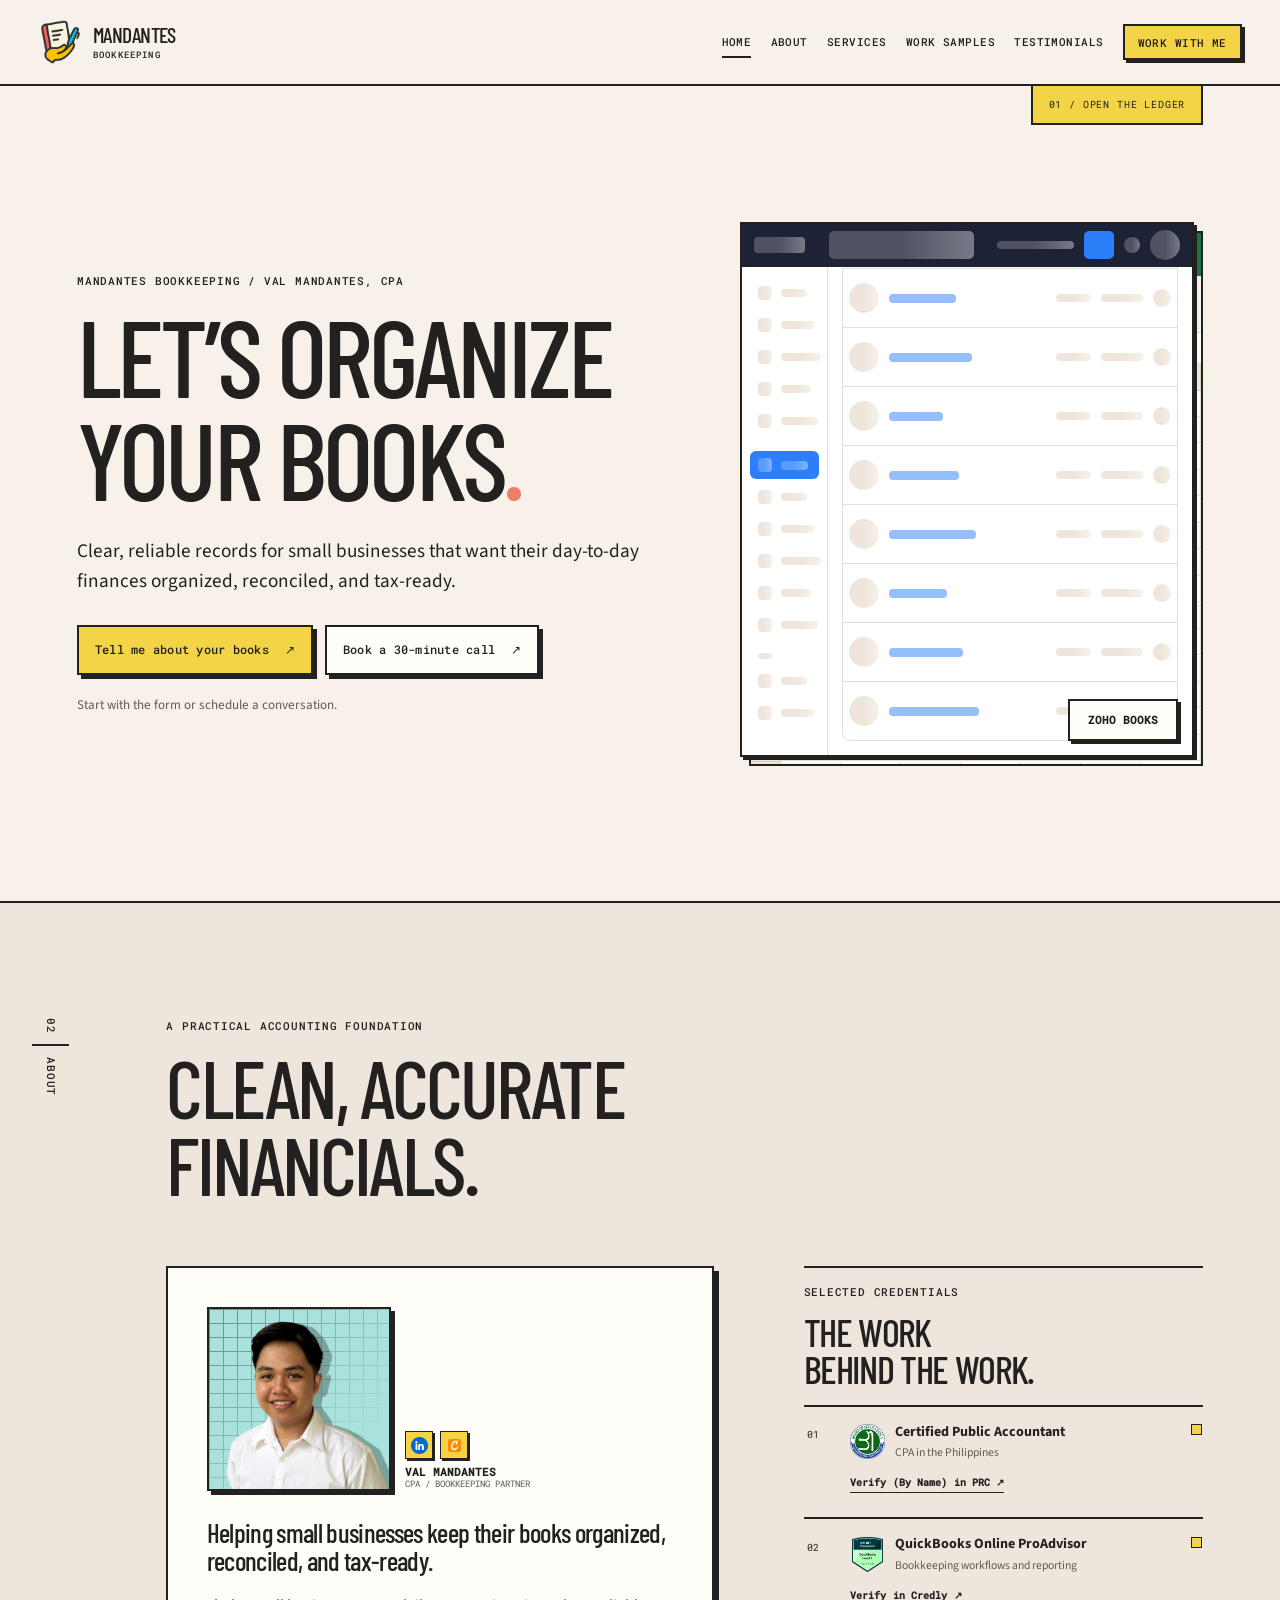
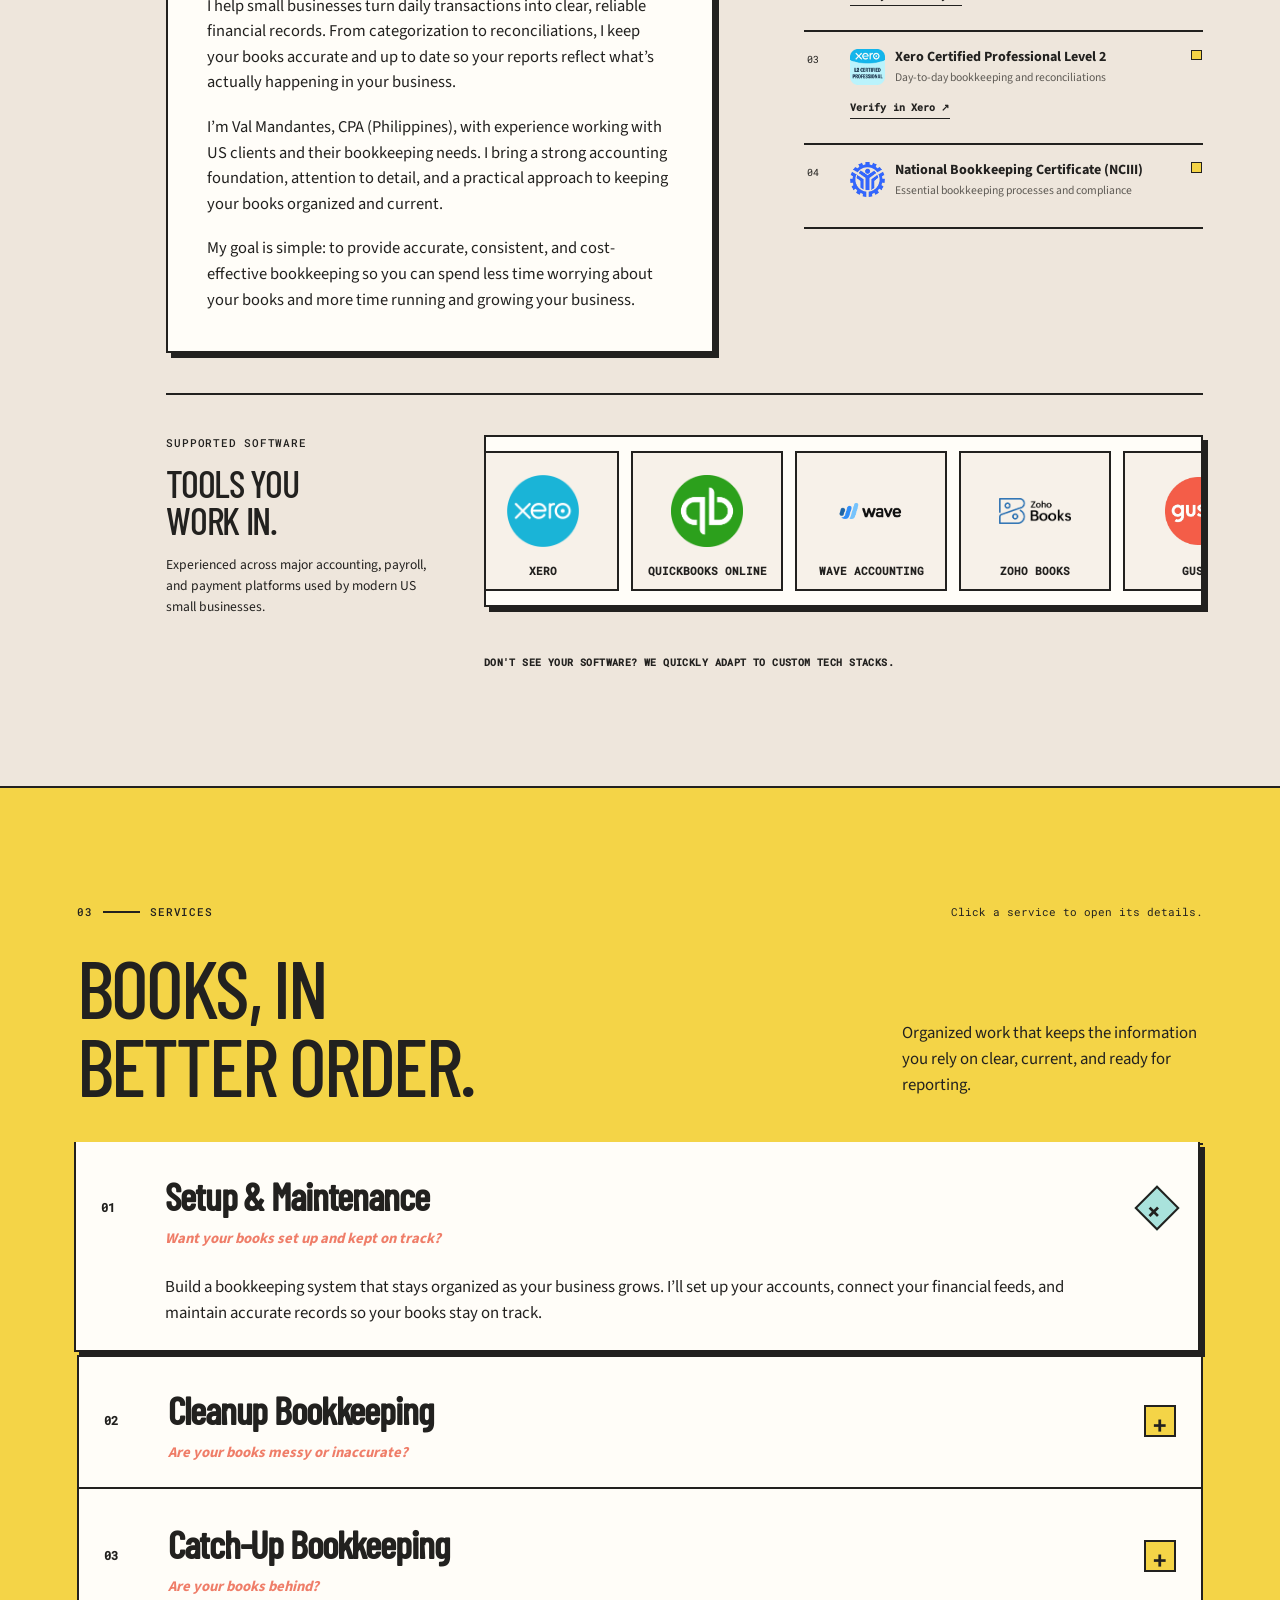
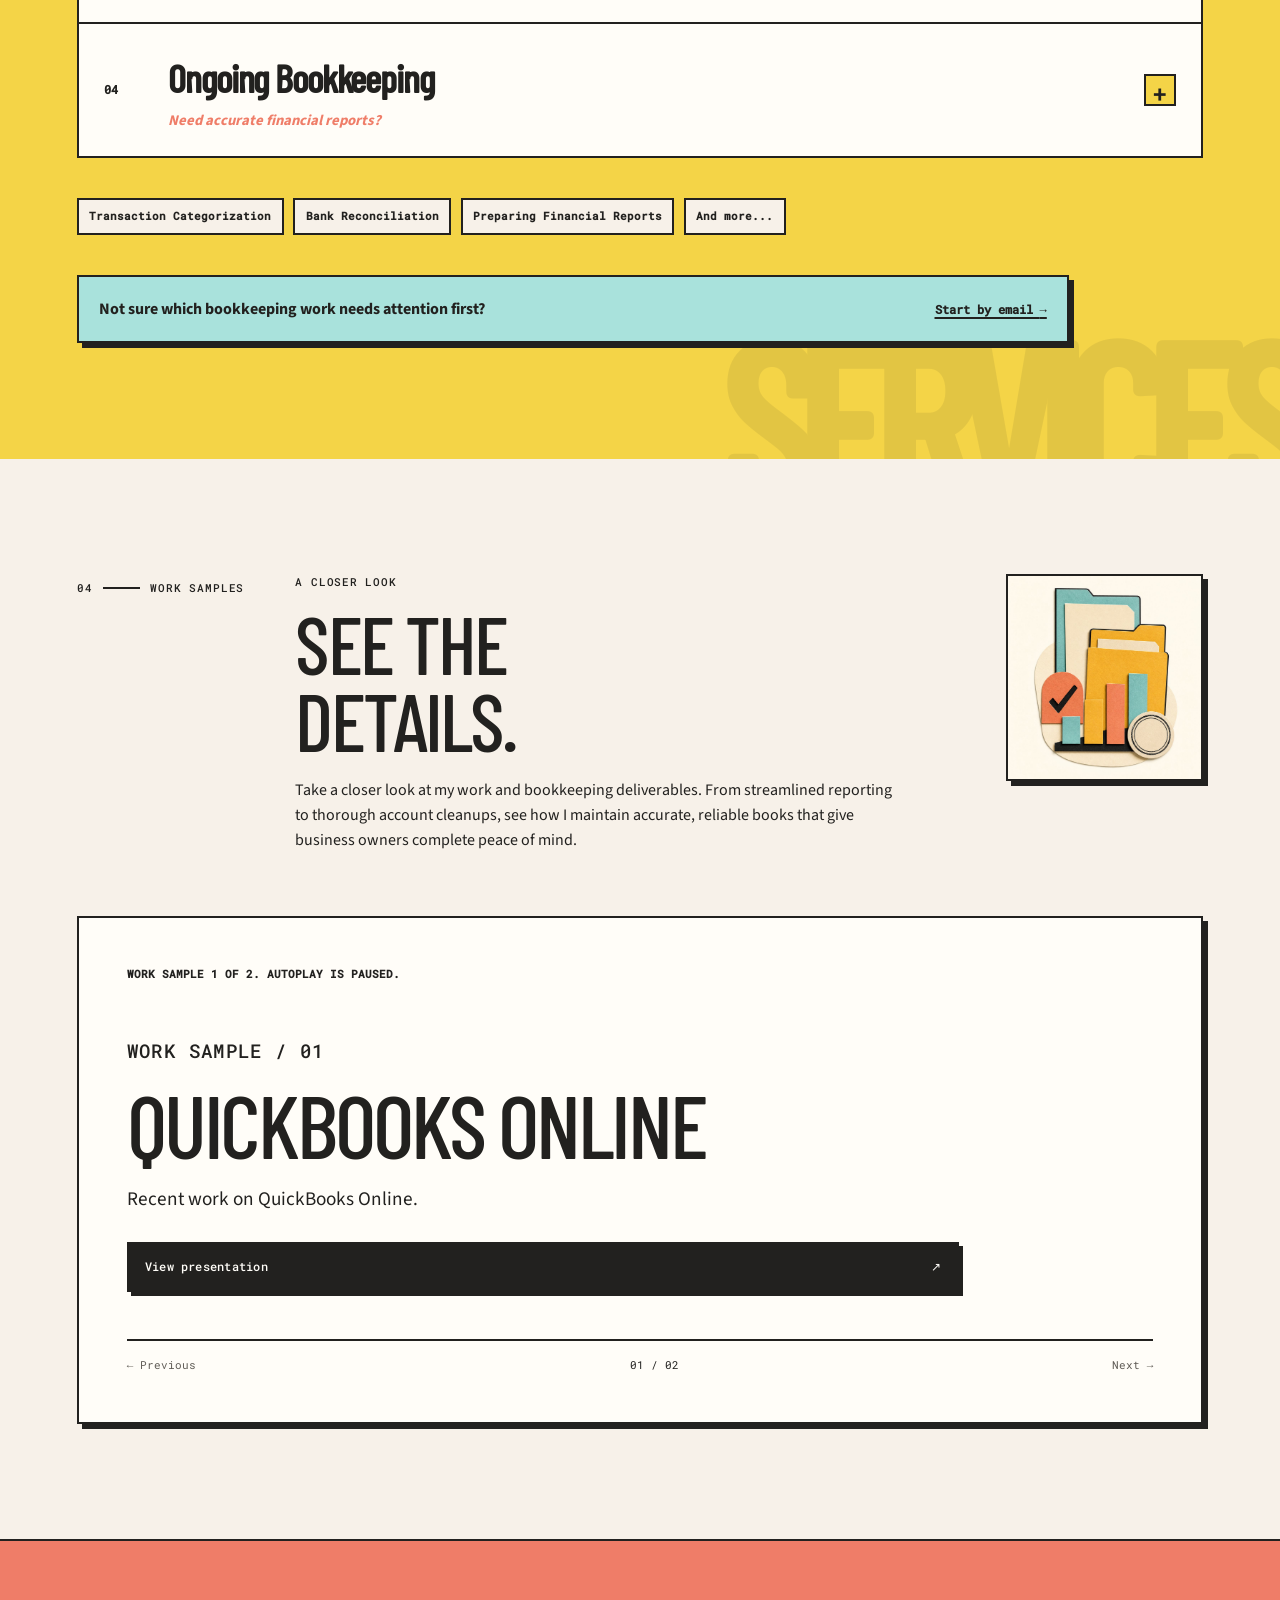
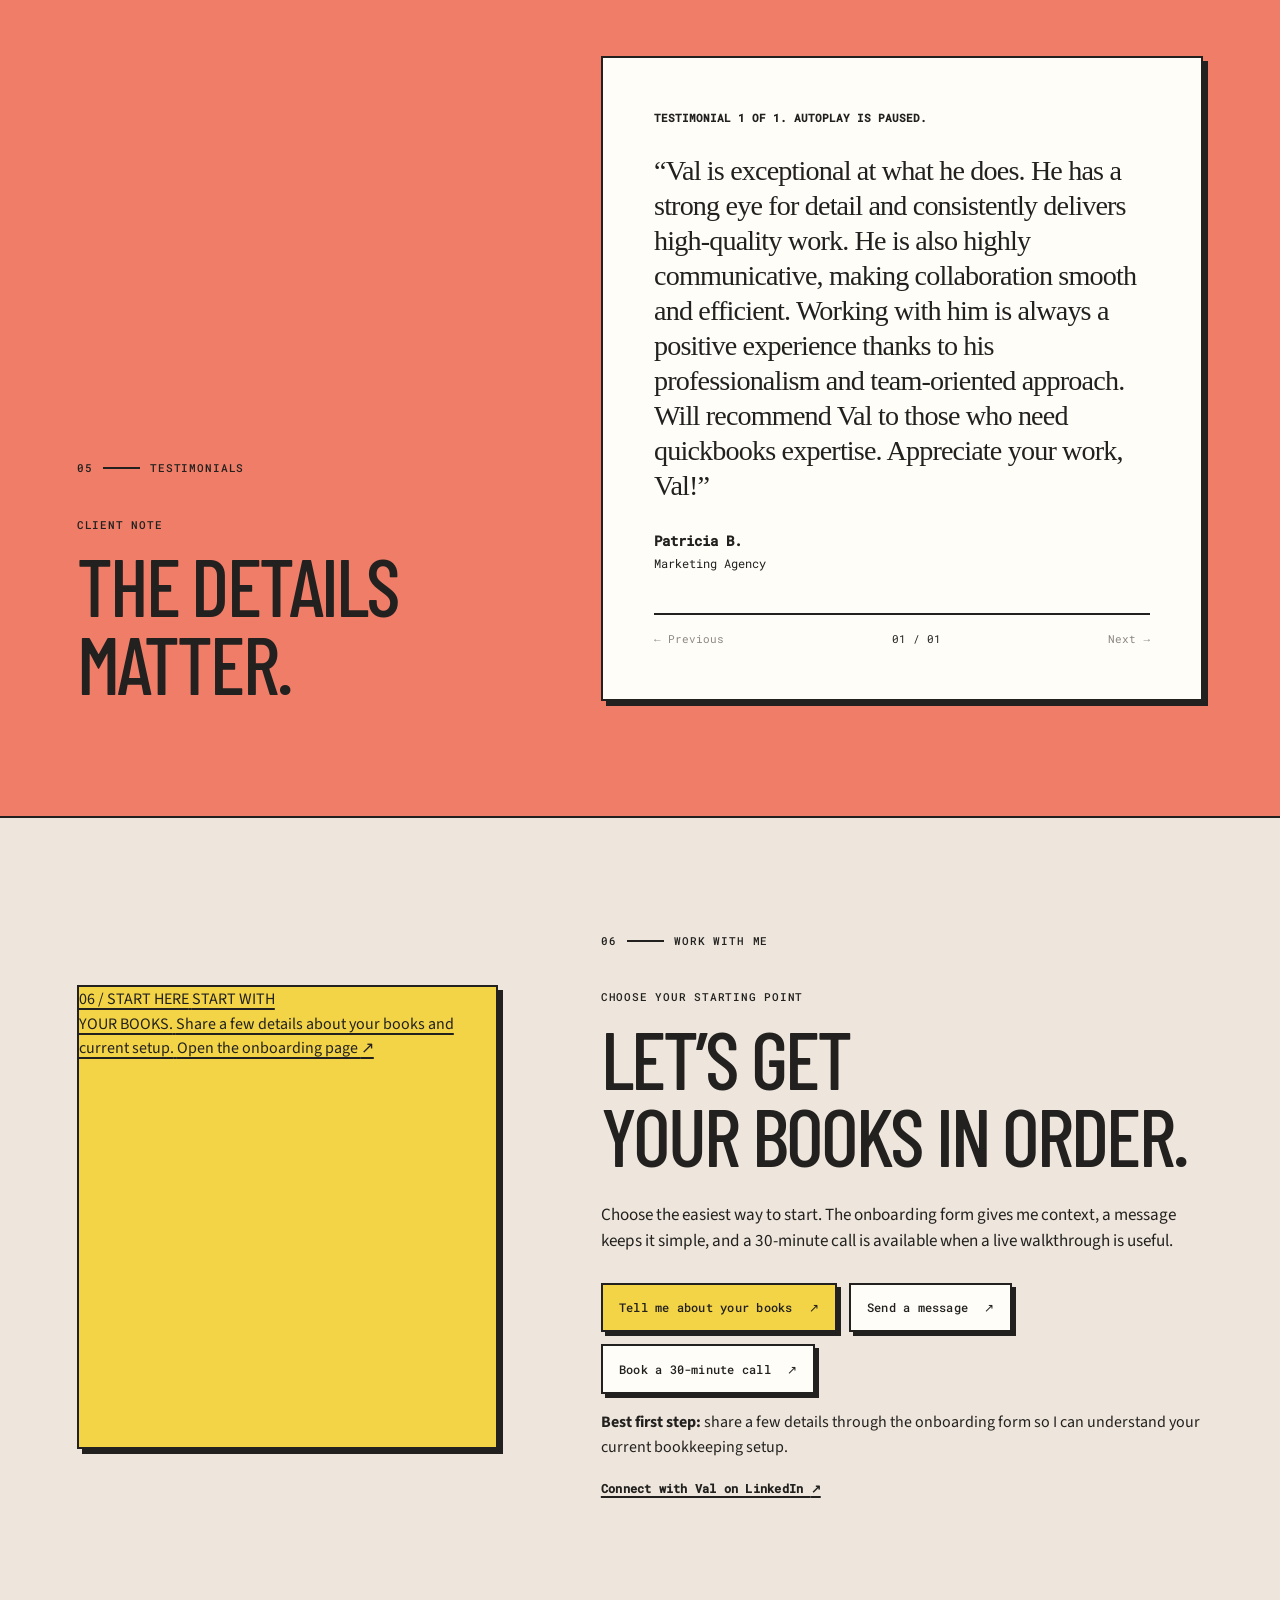
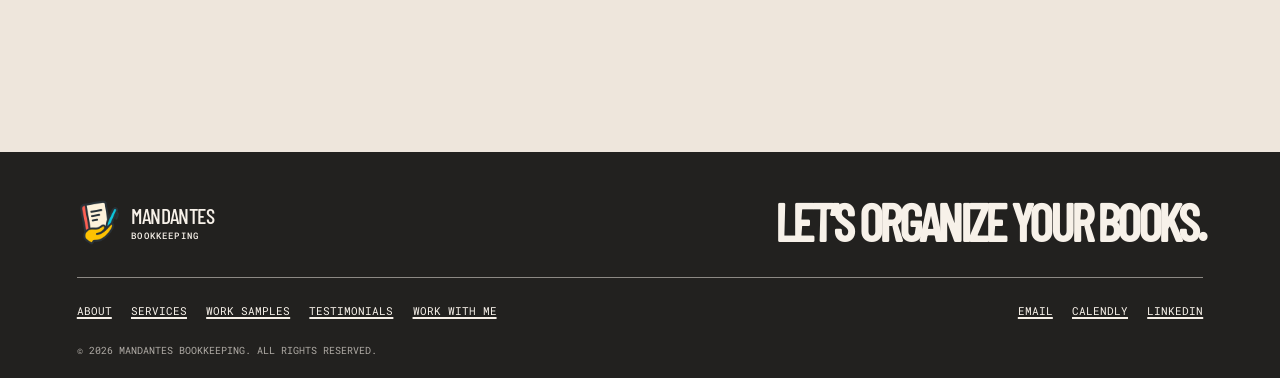
<file: index.html>
<!doctype html>
<html lang="en">
  <head>
    <meta charset="utf-8" />
    <meta name="viewport" content="width=device-width, initial-scale=1" />
    <meta
      name="description"
      content="Mandantes Bookkeeping helps small businesses keep their books organized, reconciled, and tax-ready."
    />
    <meta name="theme-color" content="#f4d447" />
    <meta property="og:locale" content="en_US" />
    <meta property="og:type" content="website" />
    <meta property="og:site_name" content="Mandantes Bookkeeping" />
    <meta property="og:title" content="Mandantes Bookkeeping | Let’s organize your books" />
    <meta property="og:description" content="A reliable partner for clean, accurate financials." />
    <meta property="og:url" content="https://mandantes-cpa.com/" />
    <meta property="og:image" content="https://mandantes-cpa.com/assets/images/link-preview.jpg" />
    <meta property="og:image:alt" content="Mandantes Bookkeeping. Let’s organize your books. Val Mandantes, CPA." />
    <meta property="og:image:type" content="image/jpeg" />
    <meta property="og:image:width" content="1200" />
    <meta property="og:image:height" content="630" />
    <meta name="twitter:card" content="summary_large_image" />
    <meta name="twitter:title" content="Mandantes Bookkeeping | Let’s organize your books" />
    <meta name="twitter:description" content="A reliable partner for clean, accurate financials." />
    <meta name="twitter:image" content="https://mandantes-cpa.com/assets/images/link-preview.jpg" />
    <meta name="twitter:image:alt" content="Mandantes Bookkeeping. Let’s organize your books. Val Mandantes, CPA." />
    <link rel="canonical" href="https://mandantes-cpa.com/" />
    <link rel="icon" href="assets/images/mandantes-balancing-mark-fit.svg" type="image/svg+xml" />
    <link rel="stylesheet" href="styles.css" />
    <title>Mandantes Bookkeeping | Let’s organize your books</title>
  </head>
  <body>
    <a class="skip-link" href="#main-content">Skip to content</a>

    <header class="site-header" id="site-header">
      <div class="header-inner">
        <a class="brand" href="#home" aria-label="Mandantes Bookkeeping home">
          <img
            class="brand-mark"
            src="assets/images/mandantes-balancing-mark.png"
            alt=""
            width="56"
            height="56"
            onerror="this.hidden=true"
          />
          <span class="brand-copy">
            <span class="brand-name">Mandantes</span>
            <span class="brand-type">Bookkeeping</span>
          </span>
        </a>

        <button
          class="menu-toggle"
          type="button"
          aria-expanded="false"
          aria-controls="primary-navigation"
          aria-label="Open navigation menu"
        >
          <span></span><span></span><span></span>
        </button>

        <nav class="site-nav" id="primary-navigation" aria-label="Primary navigation">
          <ul>
            <li><a class="nav-link is-active" href="#home" aria-current="page">Home</a></li>
            <li><a class="nav-link" href="#about">About</a></li>
            <li><a class="nav-link" href="#services">Services</a></li>
            <li><a class="nav-link" href="#work-samples">Work Samples</a></li>
            <li><a class="nav-link" href="#testimonials">Testimonials</a></li>
            <li><a class="nav-link nav-link--action" href="#work-with-us">Work With Me</a></li>
          </ul>
        </nav>
      </div>
    </header>

    <main id="main-content">
      <section class="hero section" id="home" aria-labelledby="home-title">
        <div class="hero-ribbon" aria-hidden="true">01 / OPEN THE LEDGER</div>
        <div class="hero-copy reveal">
          <p class="eyebrow">Mandantes Bookkeeping <span aria-hidden="true">/</span> Val Mandantes, CPA</p>
          <h1 id="home-title">LET’S ORGANIZE<br />YOUR BOOKS<span class="title-dot">.</span></h1>
          <p class="hero-intro">
            Clear, reliable records for small businesses that want their day-to-day finances organized, reconciled, and tax-ready.
          </p>
          <div class="button-row">
            <a class="button button--yellow" href="/bookkeeping-onboarding">Tell me about your books <span aria-hidden="true">↗</span></a>
            <a class="button button--line" href="https://calendly.com/mandantesv/30min" target="_blank" rel="noopener noreferrer">Book a 30-minute call <span aria-hidden="true">↗</span></a>
          </div>
          <p class="microcopy">Start with the form or schedule a conversation.</p>
        </div>
        <div class="hero-visual reveal">
  <!-- Software previews (replaces hero-art image + balance sign). Self-contained: CSS + JS below, scoped to .mhv -->
  <div class="mhv" role="group" aria-label="Previews of QuickBooks Online, Xero, Wave, Zoho Books and Excel">
<style>
.hero-visual{border:0;background:transparent;box-shadow:none;overflow:visible}
.hero-visual.reveal:hover{box-shadow:none;transform:none}
.mhv{--c:#000;--mhv-line:rgba(34,33,31,.14);--dur:8s;position:absolute;inset:0;z-index:2;display:flex;flex-direction:column;container-type:inline-size;overflow:hidden;
  font-family:var(--mono);color:var(--ink)}
.mhv *{box-sizing:border-box}
.mhv-tabs{position:absolute;z-index:10;top:.55rem;left:.55rem;right:calc(9px + .55rem);display:flex;height:2rem;background:rgba(255,253,248,.9);border:1px solid rgba(34,33,31,.3);
  backdrop-filter:blur(4px);opacity:0;pointer-events:none;transition:opacity 200ms var(--ease-out)}
.mhv:hover .mhv-tabs,.mhv:focus-within .mhv-tabs{opacity:1;pointer-events:auto}
@media (hover:none){.mhv-tabs{opacity:.9;pointer-events:auto}}
.mhv-tab{flex:1 1 0;min-width:0;display:grid;place-items:center;padding:0 .35rem;border:0;border-right:1px solid rgba(34,33,31,.18);background:transparent;cursor:pointer;position:relative;
  font:700 .55rem var(--mono);text-transform:uppercase;color:var(--ink)}
.mhv-tab:last-child{border-right:0}
.mhv-tab img{height:.95rem;width:auto;max-width:100%;object-fit:contain;display:block;opacity:.4;transition:opacity 150ms var(--ease-out)}
.mhv-tab.on img,.mhv-tab:hover img{opacity:1}
.mhv-tab:focus-visible,.mhv-pause:focus-visible{outline:2px solid var(--coral);outline-offset:-3px}
.mhv-tab::after{content:"";position:absolute;left:0;bottom:0;height:2px;width:0;background:var(--coral)}
.mhv-tab.on::after{animation:mhv-p var(--dur) linear forwards}
.mhv-pause{flex:none;width:2rem;display:grid;place-items:center;padding:0;border:0;border-right:1px solid rgba(34,33,31,.18);background:transparent;color:var(--ink);opacity:.6;cursor:pointer}
.mhv-pause:hover{opacity:1;color:var(--coral)}
.mhv-pause svg{width:11px;height:11px}
.mhv-win{position:relative;flex:1;min-height:0;margin:0 9px 9px 0}
.mhv-pane{position:absolute;inset:0;display:flex;flex-direction:column;overflow:hidden;background:var(--white);border:var(--line);box-shadow:3px 3px 0 var(--ink);
  transform:translate(9px,9px);z-index:1;pointer-events:none}
.mhv-pane.p1{z-index:2}
.mhv-pane.on{z-index:4;transform:none;pointer-events:auto;transition:transform .6s var(--motion-spring,cubic-bezier(.16,1,.3,1))}
.mhv-pane.out{z-index:5;animation:mhv-swipe .65s cubic-bezier(.55,0,.9,.4) forwards}
.mhv-hd{display:flex;align-items:center;gap:10px;padding:0 12px;height:2.7rem;border-bottom:1px solid var(--mhv-line);flex:none}
.mhv-sp{flex:1}
.mhv-bd{display:flex;flex:1;min-height:0}
.mhv-side{width:19%;flex:none;background:var(--white);border-right:1px solid var(--mhv-line);padding:12px 8px;display:flex;flex-direction:column;gap:4px}
.mhv-side.rail{width:9%;align-items:center;gap:16px;padding:12px 4px}
.mhv-vp{flex:1;overflow:hidden;min-width:0}
.mhv-sc{padding:14px;display:flex;flex-direction:column;gap:12px}
.mhv-pane.on .mhv-sc{animation:mhv-s calc(var(--dur) - 1.4s) ease-in-out .6s forwards}
.mhv-badge{position:absolute;right:.9rem;bottom:.9rem;z-index:3;display:flex;align-items:center;padding:.7rem 1.1rem;background:var(--white);border:var(--line);box-shadow:3px 3px 0 var(--ink);font:700 .7rem var(--mono);text-transform:uppercase}
.mhv-badge img{height:3.6rem;width:auto;max-width:12.5rem;display:block}
.sk{display:block;border-radius:4px;background:linear-gradient(90deg,var(--paper-deep) 25%,var(--paper) 50%,var(--paper-deep) 75%);background-size:200% 100%;animation:mhv-sh 1.5s linear infinite;flex:none}
.sk.d{background:linear-gradient(90deg,rgba(255,255,255,.22) 25%,rgba(255,255,255,.4) 50%,rgba(255,255,255,.22) 75%);background-size:200% 100%}
.sk.r{border-radius:50%}
.sk.c{background:var(--c);opacity:.5;animation:none}
.bt{display:block;height:24px;border-radius:6px;border:1.5px solid var(--c);background:#fff;flex:none}
.bt.s{background:var(--c)}.bt.p{border-radius:999px}
.inp{display:block;height:26px;border:1px solid #cfd4d8;border-radius:4px;background:#fff;flex:1}
.chk{display:block;width:14px;height:14px;border:1.5px solid #b9bdc4;border-radius:3px;background:#fff;flex:none}
.mc{background:#fff;border:1px solid var(--mhv-line);border-radius:8px;padding:12px;display:flex;flex-direction:column;gap:9px}
.g2,.g3,.g4{display:grid;gap:12px}.g2{grid-template-columns:1fr 1fr}.g3{grid-template-columns:repeat(3,1fr)}.g4{grid-template-columns:repeat(4,1fr)}
.li{display:flex;align-items:center;gap:10px}
.ni{display:flex;align-items:center;gap:9px;padding:7px 8px;border-radius:6px}.ni.a{background:var(--na,#e8edf3)}
.tr{display:grid;gap:10px;align-items:center;padding:12px 8px;border-top:1px solid var(--mhv-line)}
.tr.hb{background:#eceef1;border:0;padding:10px 8px}
.bars{display:flex;align-items:flex-end;gap:6px;height:86px}
.bars i{flex:1;background:var(--c);opacity:.32;border-radius:3px 3px 0 0}.bars i:nth-child(odd){opacity:.7}
.cf{display:flex;flex-direction:column;gap:2px;height:130px}.cf>div{flex:1;display:flex;gap:7px}
.cf .up{align-items:flex-end}.cf .dn{align-items:flex-start}.cf i{flex:1;border-radius:2px}
.cf .up i{background:#9aa7ae}.cf .dn i{background:repeating-linear-gradient(45deg,#c4cbd0 0 2px,#eef1f2 2px 5px)}
.xl{display:grid;grid-template-columns:30px repeat(7,1fr);font-size:10px}
.xl b{font-weight:600;text-align:center;padding:5px 0;background:#ece9dc;border-right:1px solid #d8d3bf;border-bottom:1px solid #d8d3bf;color:#6b6652}
.xl span{height:26px;padding:8px 6px;border-right:1px solid #e4e0d0;border-bottom:1px solid #e4e0d0;background:#fff}
.xl span.f{background:#f6fbf7}

.mhv:hover *:not(.mhv-pane),.mhv:hover *::after,.mhv.is-paused *:not(.mhv-pane),.mhv.is-paused *::after,.mhv.is-off *:not(.mhv-pane),.mhv.is-off *::after{animation-play-state:paused!important}
@keyframes mhv-p{to{width:100%}}
@keyframes mhv-swipe{0%{transform:none}24%{transform:translate(3%,1%) rotate(1.2deg)}100%{transform:translate(135%,5%) rotate(11deg)}}
@keyframes mhv-s{to{transform:translateY(calc(var(--d,0)*-1px))}}
@keyframes mhv-sh{to{background-position:-200% 0}}
@media (prefers-reduced-motion:reduce){.sk,.mhv-pane.on .mhv-sc{animation:none!important}.mhv-pane.on .mhv-sc{transform:none}}
@container (max-width:430px){.mhv-side.x{display:none}.g4{grid-template-columns:1fr 1fr}}
@container (max-width:340px){.mhv-side{display:none}.g3{grid-template-columns:1fr 1fr}}
@media (max-width:640px){.hero-visual{min-height:30rem}.mhv{inset:0}}
</style>
<div class="mhv-tabs"></div>
<div class="mhv-win" aria-hidden="true"></div>
<script>
(function(){
var root=document.currentScript.parentElement;
var B='https://mandantes-cpa.com/assets/images/software/';
var sk=function(w,h,c,x){return '<i class="sk '+(c||'')+'" style="width:'+w+';height:'+(h||8)+'px;'+(x||'')+'"></i>'};
var sp='<span style="flex:1"></span>';
var btn=function(w,s,p){return '<i class="bt'+(s?' s':'')+(p?' p':'')+'" style="width:'+w+'"></i>'};
var card=function(x,st){return '<div class="mc" style="'+(st||'')+'">'+x+'</div>'};
var bars=function(a){return '<div class="bars">'+a.map(function(h){return '<i style="height:'+h+'%"></i>'}).join('')+'</div>'};
var cf=function(){var u=[70,50,85,45,80,55,40,65,75,38,60,70],d=[65,40,60,45,70,50,35,60,72,55,48,66];
  return '<div class="cf"><div class="up">'+u.map(function(h){return '<i style="height:'+h+'%"></i>'}).join('')+'</div><div class="dn">'+d.map(function(h){return '<i style="height:'+h+'%"></i>'}).join('')+'</div></div>'};
var nav=function(n,a,d){var s='';for(var i=0;i<n;i++)s+='<div class="ni'+(i===a?' a':'')+'">'+sk('14px',14,d?'d':'')+sk((50+(i*13)%32)+'%',8,d?'d':'')+'</div>';return s};
var qrow=function(h){var g='grid-template-columns:20px 1.1fr 1.7fr .9fr .9fr 1.3fr 1.5fr .6fr';
  return '<div class="tr'+(h?' hb':'')+'" style="'+g+'"><i class="chk"></i>'+[0,1,2,3,4,5,6].map(function(i){return h?sk('60%',7,'c'):sk((40+(i*17)%45)+'%',8,i===6?'c':'')}).join('')+'</div>'};
var qt=function(n){var s=qrow(1);for(var i=0;i<n;i++)s+=qrow();return '<div class="mc" style="padding:0;gap:0;overflow:hidden">'+s+'</div>'};
var xrow=function(){
  var left='<div style="display:flex;flex-direction:column;gap:8px">'+sk('50%',7)+card('<div class="li" style="align-items:stretch"><div style="flex:1;display:flex;flex-direction:column;gap:7px">'+sk('34%',7)+sk('72%',10)+sk('42%',7)+sk('26%',7,'c')+'</div><div style="width:22%;border-left:1px solid var(--mhv-line);padding-left:10px">'+sk('60%',9)+'</div><div style="width:18%;border-left:1px solid var(--mhv-line);padding-left:10px">'+sk('50%',7)+'</div></div>')+'</div>';
  var right='<div style="display:flex;flex-direction:column;gap:8px"><div class="li" style="gap:14px">'+sk('12%',8)+sk('12%',8,'c')+sk('13%',8)+sk('12%',8)+sp+sk('18%',7,'c')+'</div>'+card('<div class="li">'+sk('9%',7)+'<i class="inp"></i>'+sk('9%',7)+'<i class="inp"></i></div><div class="li">'+sk('9%',7)+'<i class="inp"></i></div><div class="li" style="border-top:1px solid var(--mhv-line);padding-top:8px;gap:14px">'+sk('18%',7)+sk('18%',7)+sp+sk('16%',7,'c')+'</div>')+'</div>';
  return '<div class="g2" style="gap:18px">'+left+right+'</div>'};
var xl=function(){var s='',c;for(var r=1;r<=34;r++){s+='<b>'+r+'</b>';for(c=0;c<7;c++){var v=(r*7+c*13)%5;s+='<span'+(v<3&&r>1?' class="f"':'')+'>'+(v<3?sk((35+v*20+c*3)+'%',6):'')+'</span>'}}return '<div class="xl" style="margin:-14px">'+s+'</div>'};
var strow=function(n){var s='';for(var i=0;i<n;i++)s+='<div class="li" style="padding:14px 6px;border-top:1px solid var(--mhv-line)">'+sk('30px',30,'r')+sk((16+i*5%14)+'%',9,'c')+sp+sk('11%',8)+sk('13%',8)+sk('18px',18,'r')+'</div>';return s};

var APPS=[
/* ---------- QuickBooks Online ---------- */
{n:'QuickBooks Online',f:'quickbooks-online.svg',c:'#2ca01c',bg:'#f4f5f8',hdbg:'#fff',
 hd:sk('26px',26,'c r')+sk('13%',9)+'<i class="inp" style="background:#eef0f3;border:0;max-width:44%;height:28px"></i>'+sp+sk('12%',8)+sk('18px',18,'r')+sk('18px',18,'r')+sk('22px',22,'c r'),
 side:'<div class="mhv-side rail" style="background:#fff">'+[0,1,2,3,4,5,6].map(function(){return '<div style="display:flex;flex-direction:column;align-items:center;gap:5px;width:100%">'+sk('18px',18)+sk('70%',6)+'</div>'}).join('')+'</div><div class="mhv-side x" style="width:22%;background:#fff;border-left:1px solid var(--mhv-line)">'+sk('42%',8)+'<div style="height:4px"></div>'+nav(12,1)+'</div>',
 main:sk('20%',7)+'<div class="li">'+sk('34%',24)+sp+btn('70px')+btn('72px',1)+'</div><div class="li">'+sk('34px',34,'r c')+sk('18%',14)+'</div><div class="g3">'+[1,0,0].map(function(g){return card(sk('50%',8)+sk('72%',16)+sk('45%',8),g?'border:2px solid var(--c)':'')}).join('')+'</div>'+'<div style="background:#d9dde2;border-radius:6px;padding:5px;display:flex;gap:10px;width:62%">'+sk('34%',12,'',"background:#fff;animation:none")+sk('22%',12)+sk('24%',12)+'</div>'+'<div class="li" style="gap:8px"><i class="inp" style="max-width:28%"></i><i class="inp" style="max-width:20%"></i><i class="inp" style="max-width:26%"></i></div>'+qt(10)},
/* ---------- Xero ---------- */
{n:'Xero',f:'xero-brandmark.svg',c:'#0078c8',bg:'#fff',hdbg:'#1b6bd4',
 hd:sk('9%',14,'d')+'<i class="sk d" style="width:20%;height:28px;border-radius:5px;animation:none"></i>'+[0,1,2,3,4,5].map(function(){return sk('8%',8,'d')}).join('')+sp+sk('16px',16,'d r')+sk('16px',16,'d r')+sk('30px',30,'','background:#bdf0ff;border-radius:50%;animation:none'),
 side:'',
 main:sk('9%',7,'c')+sk('42%',16)+'<div class="li" style="gap:22px">'+[0,1].map(function(){return '<div style="display:flex;flex-direction:column;gap:5px;width:90px">'+sk('90%',18)+sk('70%',7)+'</div>'}).join('')+sp+btn('100px')+btn('92px')+'</div>'
  +'<div class="li" style="background:#dbe9f6;border-radius:4px;padding:12px">'+sk('52%',9)+sp+sk('14%',8,'c')+btn('96px',1)+'</div>'
  +card('<div class="li" style="gap:22px;padding:8px 6px">'+sk('16%',9,'c')+sk('12%',9)+sk('14%',9)+sk('16%',9)+sk('14%',9)+'</div><i class="inp" style="background:#eef0f2;border:0;height:30px;flex:none"></i>','padding:6px 8px 12px;gap:6px')
  +'<div style="background:#e8ebee;margin:0 -14px -14px;padding:16px 14px;display:flex;flex-direction:column;gap:22px">'+xrow()+xrow()+xrow()+'</div>'},
/* ---------- Wave ---------- */
{n:'Wave',f:'wave.png',c:'#1b6fe8',bg:'#fff',hdbg:'#f1f6fc',
 hd:sk('13%',14,'c')+sp+sk('26px',26)+sk('26px',26)+sk('24%',26),
 side:'<div class="mhv-side" style="--na:#e3ecfa"><div class="ni">'+sk('14px',14,'c r')+sk('55%',9,'c')+'</div>'+nav(10,0)+'</div>',
 main:'<div class="li">'+sk('36%',30)+sp+btn('78px',0,1)+'</div><div class="g4">'+['#e6f7ee','#e2effc','#eee6f8','#fdeee4'].map(function(bg){return card('<div style="display:flex;justify-content:center">'+sk('62%',9)+'</div>','background:'+bg+';border:0;padding:12px 6px')}).join('')+'</div>'
  +'<div class="li">'+sk('28%',20)+sp+btn('84px',0,1)+'</div>'
  +'<div class="g2">'+card('<div class="li">'+sk('50%',12)+'</div><div style="align-self:center;margin:12px 0 4px">'+sk('84px',84,'c r')+'</div>'+sk('70%',8,'','align-self:center')+'<i class="bt p" style="width:88px;align-self:center"></i>')
  +card('<div class="li">'+sk('30%',12)+sp+btn('48px',0,1)+'</div><div class="li" style="gap:14px">'+sk('26%',7)+sp+'<i class="inp" style="max-width:42%"></i></div>'+cf())+'</div>'
  +'<div class="g2">'+card('<div class="li">'+sk('70px',70,'c r')+'<div style="flex:1;display:flex;flex-direction:column;gap:8px">'+sk('60%',11)+sk('80%',7)+btn('80px',1,1)+'</div></div>','background:#fdeee4;border:0')+card('<div class="li">'+sk('38%',12)+sk('16%',12,'c')+sp+btn('64px',0,1)+'</div>'+bars([45,60,75,50,85,65,95,55,70]))+'</div>'
  +card(sk('30%',12)+bars([50,70,40,85,60,75,45,90,65,55]))},
/* ---------- Zoho Books ---------- */
{n:'Zoho Books',f:'zoho-books.png',c:'#2d7ff9',bg:'#fff',hdbg:'#1d2236',
 hd:sk('12%',16,'d')+'<i class="sk d" style="width:34%;height:28px;border-radius:5px;animation:none;margin-left:14px"></i>'+sp+sk('18%',8,'d')+sk('30px',28,'','background:#2d7ff9;border-radius:5px;animation:none')+sk('16px',16,'d r')+sk('30px',30,'d r'),
 side:'<div class="mhv-side" style="--na:#dbe8fd;background:#fff">'+nav(5,-1)+'<div style="height:8px"></div>'+'<div class="ni a" style="background:#2d7ff9">'+sk('14px',14,'d')+sk('52%',9,'d')+'</div>'+nav(5,-1)+sk('22%',6,'','margin:10px 8px 4px')+nav(2,-1)+'</div>',
 main:'<div class="li" style="margin:-14px -14px 0;padding:14px;border-bottom:1px solid var(--mhv-line)">'+sk('34%',20)+sp+btn('72px',1)+btn('84px')+'</div>'
  +card('<div class="li" style="border-bottom:1px solid var(--mhv-line);padding-bottom:10px">'+sk('24%',16)+sp+sk('20%',8)+'</div><div class="g3" style="padding:6px 0">'+[['#eef0f2','#fff'],['#dff6e9'],['#ece6fa']].map(function(a){return '<div class="li">'+sk('40px',40,'','background:'+a[0]+';animation:none;border-radius:8px')+'<div style="display:flex;flex-direction:column;gap:6px;flex:1">'+sk('70%',7)+sk('90%',13)+'</div></div>'}).join('')+'</div>'+sk('22%',8,'c'),'border-radius:14px;padding:16px')
  +sk('30%',16,'','margin-top:6px')
  +'<div class="mc" style="padding:0;gap:0;overflow:hidden"><div class="tr hb" style="grid-template-columns:2fr 1fr 1fr 1fr 1fr 20px;background:#f3f4f7">'+[0,1,2,3,4].map(function(){return sk('60%',7,'c')}).join('')+'<span></span></div>'+strow(9)+'</div>'},
/* ---------- Excel ---------- */
{n:'Excel',f:'excel.svg',c:'#217346',bg:'#fff',hdbg:'#217346',
 hd:sk('26px',22,'d')+sk('20%',9,'d')+sp+sk('14%',9,'d')+sk('26px',26,'d r'),
 top:'<div class="li" style="padding:7px 12px;background:#f3f2ee;gap:16px">'+[0,1,2,3,4,5,6].map(function(i){return sk('38px',8,i?'':'c')}).join('')+'</div><div class="li" style="padding:6px 12px;background:#f3f2ee;gap:8px;border-bottom:1px solid var(--mhv-line)">'+[0,1,2,3,4,5,6,7,8,9,10,11].map(function(){return sk('24px',22)}).join('')+'</div><div class="li" style="padding:6px 12px;border-bottom:1px solid #e4e0d0">'+sk('56px',18)+sk('14px',14,'c')+sk('50%',9)+'</div><div class="xl"><b></b>'+'ABCDEFG'.split('').map(function(l){return '<b>'+l+'</b>'}).join('')+'</div>',
 side:'',main:xl()}
];
var tabs=root.querySelector('.mhv-tabs'),win=root.querySelector('.mhv-win'),T=[],P=[],cur=0;
APPS.forEach(function(a,i){
  var logo='<img src="'+B+a.f+'" alt="" data-n="'+a.n+'" onerror="this.replaceWith(this.dataset.n)">';
  var b=document.createElement('button');b.className='mhv-tab';b.type='button';b.setAttribute('role','tab');b.setAttribute('aria-label',a.n);b.innerHTML=logo;
  b.onclick=function(){go(i)};tabs.appendChild(b);T.push(b);
  var p=document.createElement('section');p.className='mhv-pane';p.style.setProperty('--c',a.c);p.setAttribute('aria-hidden','true');
  p.innerHTML='<header class="mhv-hd" style="background:'+a.hdbg+'">'+a.hd+'</header>'+(a.top||'')
   +'<div class="mhv-bd" style="background:'+a.bg+'">'+a.side+'<div class="mhv-vp"><div class="mhv-sc">'+a.main+'</div></div></div>'
   +'<span class="mhv-badge">'+logo+'</span>';
  win.appendChild(p);P.push(p);
});
function measure(){var p=P[cur],sc=p.querySelector('.mhv-sc'),vp=p.querySelector('.mhv-vp');sc.style.setProperty('--d',Math.max(0,sc.offsetHeight-vp.clientHeight))}
var tm=[],started=0;
function go(i){
  var n=APPS.length,old=cur;cur=(i+n)%n;
  T.forEach(function(t,k){t.classList.remove('on');t.setAttribute('aria-selected',k===cur)});
  P.forEach(function(p,k){var d=(k-cur+n)%n;clearTimeout(tm[k]);p.classList.remove('on','p1','out');p.querySelector('.mhv-sc').style.animation='none';if(!d)p.classList.add('on');else if(d===1)p.classList.add('p1')});
  if(started&&old!==cur){var po=P[old];po.classList.add('out');tm[old]=setTimeout(function(){po.classList.remove('out')},700)}
  started=1;
  void root.offsetHeight;
  P[cur].querySelector('.mhv-sc').style.animation='';
  T[cur].classList.add('on');measure();
}
var RM=matchMedia('(prefers-reduced-motion: reduce)').matches;
var PS='<svg viewBox="0 0 16 16" width="14" height="14" fill="currentColor" aria-hidden="true"><rect x="3" y="2" width="3.5" height="12"/><rect x="9.5" y="2" width="3.5" height="12"/></svg>',PL='<svg viewBox="0 0 16 16" width="14" height="14" fill="currentColor" aria-hidden="true"><path d="M4 2l10 6-10 6z"/></svg>';
var pz=document.createElement('button');pz.type='button';pz.className='mhv-pause';
function setPause(v){root.classList.toggle('is-paused',v);pz.innerHTML=v?PL:PS;pz.setAttribute('aria-label',v?'Play previews':'Pause previews');pz.setAttribute('aria-pressed',v)}
pz.onclick=function(){setPause(!root.classList.contains('is-paused'))};
tabs.insertBefore(pz,tabs.firstChild);setPause(RM);
tabs.addEventListener('animationend',function(e){if(e.animationName==='mhv-p'&&!RM)go(cur+1)});
if('IntersectionObserver' in window)new IntersectionObserver(function(en){root.classList.toggle('is-off',!en[0].isIntersecting)}).observe(root);
window.addEventListener('resize',measure);
go(0);
})();
</script>
  </div>
</div>
      </section>

      <section class="section about" id="about" aria-labelledby="about-title">
        <div class="section-index reveal" aria-hidden="true"><span>02</span><i></i><small>ABOUT</small></div>
        <div class="section-heading reveal">
          <p class="eyebrow">A practical accounting foundation</p>
          <h2 id="about-title">CLEAN, ACCURATE<br />FINANCIALS.</h2>
        </div>
        <div class="about-layout">
          <div class="about-story keyline-panel reveal">
            <figure class="about-portrait">
              <div class="about-portrait__frame">
                <img src="assets/images/val-mandantes-portrait.png" alt="Portrait of Val Mandantes, CPA" onerror="this.hidden=true; this.nextElementSibling.hidden=false" />
                <div class="about-portrait__placeholder" hidden>ADD<br />PORTRAIT</div>
              </div>
              <figcaption>
                <nav class="about-socials" data-socials hidden aria-label="Social profiles"></nav>
                <span class="about-portrait__name">Val Mandantes</span>
                <span class="about-portrait__role">CPA / Bookkeeping partner</span>
              </figcaption>
            </figure>
            <p class="about-lead">Helping small businesses keep their books organized, reconciled, and tax-ready.</p>
            <p>I help small businesses turn daily transactions into clear, reliable financial records. From categorization to reconciliations, I keep your books accurate and up to date so your reports reflect what’s actually happening in your business.</p>
            <p>I’m Val Mandantes, CPA (Philippines), with experience working with US clients and their bookkeeping needs. I bring a strong accounting foundation, attention to detail, and a practical approach to keeping your books organized and current.</p>
            <p>My goal is simple: to provide accurate, consistent, and cost-effective bookkeeping so you can spend less time worrying about your books and more time running and growing your business.</p>
          </div>
          <aside class="credentials reveal" aria-labelledby="credentials-title">
            <div class="credentials-head">
              <p class="eyebrow">Selected credentials</p>
              <h3 id="credentials-title">THE WORK<br />BEHIND THE WORK.</h3>
            </div>
            <ul class="credential-list" data-credentials-list aria-live="polite">
              <li class="credential-item"><span class="credential-number">01</span><span class="credential-copy"><span class="credential-main"><strong>Certified Public Accountant</strong><small>CPA in the Philippines</small></span></span></li>
              <li class="credential-item"><span class="credential-number">02</span><span class="credential-copy"><span class="credential-main"><strong>QuickBooks Online ProAdvisor</strong><small>Bookkeeping workflows and reporting</small></span></span></li>
              <li class="credential-item"><span class="credential-number">03</span><span class="credential-copy"><span class="credential-main"><strong>Xero Certified Professional Level 2</strong><small>Day-to-day bookkeeping and reconciliations</small></span></span></li>
              <li class="credential-item"><span class="credential-number">04</span><span class="credential-copy"><span class="credential-main"><strong>National Bookkeeping Certificate (NCIII)</strong><small>Essential bookkeeping processes and compliance</small></span></span></li>
            </ul>
          </aside>
        </div>
        <section class="software-strip reveal" aria-labelledby="software-title" data-software-carousel>
          <div class="software-strip__heading">
            <p class="eyebrow">Supported software</p>
            <h3 id="software-title">TOOLS YOU<br />WORK IN.</h3>
            <p>Experienced across major accounting, payroll, and payment platforms used by modern US small businesses.</p>
          </div>
          <div class="software-strip__viewport" role="region" aria-label="Supported accounting software logo carousel" tabindex="0" data-software-viewport>
            <div class="software-strip__track" data-software-track>
              <p class="software-strip__empty" data-software-empty>No software logos are published yet. Add matching PNG files and set their rows to <code>published</code> in <code>assets/data/supported-software.csv</code>.</p>
            </div>
          </div>
          <p class="software-strip__status" data-software-status aria-live="polite">No published software logos are available yet.</p>
        </section>
      </section>

      <section class="section services" id="services" aria-labelledby="services-title">
        <div class="service-topline reveal">
          <div class="section-index" aria-hidden="true"><span>03</span><i></i><small>SERVICES</small></div>
          <p class="service-note">Click a service to open its details.</p>
        </div>
        <div class="services-title-row reveal">
          <h2 id="services-title">BOOKS, IN<br />BETTER ORDER.</h2>
          <p>Organized work that keeps the information you rely on clear, current, and ready for reporting.</p>
        </div>
        <div class="service-accordion reveal" data-service-accordion aria-live="polite">
          <details open>
            <summary><span class="service-number">01</span><span class="service-summary-copy"><span class="service-title">Cleanup Bookkeeping</span><em class="service-question">Are your books messy or inaccurate?</em></span><i aria-hidden="true">+</i></summary>
            <div class="service-detail"><p>Reviewing and organizing past records, correcting errors, reconciling accounts, and ensuring everything is accurate and up to date so your financials are clear and ready for reporting.</p></div>
          </details>
          <details>
            <summary><span class="service-number">02</span><span class="service-summary-copy"><span class="service-title">Catch-Up Bookkeeping</span><em class="service-question">Are your books behind?</em></span><i aria-hidden="true">+</i></summary>
            <div class="service-detail"><p>Entering missing transactions, reconciling accounts, and updating financial records to bring your books current. This keeps you tax-ready and helps you stay organized and make informed financial decisions.</p></div>
          </details>
          <details>
            <summary><span class="service-number">03</span><span class="service-summary-copy"><span class="service-title">Ongoing Bookkeeping</span><em class="service-question">Need accurate financial reports?</em></span><i aria-hidden="true">+</i></summary>
            <div class="service-detail"><p>Recording daily transactions, reconciling bank and credit card accounts regularly, and generating accurate financial reports to help you stay tax-ready and on top of your business finances.</p></div>
          </details>
        </div>
        <div class="capability-strip reveal" aria-label="Additional bookkeeping capabilities">
          <span>Transaction Categorization</span><span>Bank Reconciliation</span><span>Preparing Financial Reports</span><span>And more...</span>
        </div>
        <div class="inline-cta reveal">
          <p>Not sure which bookkeeping work needs attention first?</p>
          <a href="mailto:hello@mandantes-cpa.com">Start by email <span aria-hidden="true">→</span></a>
        </div>
      </section>

      <section class="section samples" id="work-samples" aria-labelledby="work-samples-title">
        <div class="samples-intro reveal">
          <div class="section-index" aria-hidden="true"><span>04</span><i></i><small>WORK SAMPLES</small></div>
          <div>
            <p class="eyebrow">A closer look</p>
            <h2 id="work-samples-title">SEE THE<br />DETAILS.</h2>
            <p class="samples-copy">Take a closer look at my work and bookkeeping deliverables. From streamlined reporting to thorough account cleanups, see how I maintain accurate, reliable books that give business owners complete peace of mind.</p>
          </div>
          <img src="assets/images/mandantes-work-sample.jpg" alt="Abstract folders and report shapes" class="samples-art" onerror="this.hidden=true" />
        </div>

        <div class="sample-carousel keyline-panel reveal" role="region" aria-roledescription="carousel" aria-label="Work samples" tabindex="0" data-work-sample-carousel>
          <p class="carousel-status" data-work-sample-status aria-live="polite">No published work samples are available yet.</p>
          <div class="work-sample-slide">
            <p class="eyebrow" data-work-sample-index>Work sample / awaiting entry</p>
            <h3 data-work-sample-title>ADD A<br />WORK SAMPLE.</h3>
            <p data-work-sample-description>Open <code>assets/data/work-samples.csv</code>, add a reviewed public presentation link, and set its status to <code>published</code>.</p>
            <a class="button button--ink work-sample-link" href="#work-samples" data-work-sample-link aria-disabled="true" tabindex="-1" target="_blank" rel="noopener noreferrer">View presentation <span aria-hidden="true">↗</span></a>
          </div>
          <div class="carousel-controls" aria-label="Work-sample controls">
            <button type="button" data-work-sample-previous disabled aria-label="Previous work sample unavailable; no published work samples">← Previous</button>
            <span aria-hidden="true" data-work-sample-count>00 / 00</span>
            <button type="button" data-work-sample-next disabled aria-label="Next work sample unavailable; no published work samples">Next →</button>
          </div>
        </div>
      </section>

      <section class="section testimonial-section" id="testimonials" aria-labelledby="testimonials-title">
        <div class="testimonial-grid">
          <div class="testimonial-heading reveal">
            <div class="section-index" aria-hidden="true"><span>05</span><i></i><small>TESTIMONIALS</small></div>
            <p class="eyebrow">Client note</p>
            <h2 id="testimonials-title">THE DETAILS<br />MATTER.</h2>
          </div>
          <div class="testimonial-carousel keyline-panel reveal" role="region" aria-roledescription="carousel" aria-label="Client testimonials" tabindex="0" data-testimonial-carousel>
            <p class="carousel-status" id="carousel-status" aria-live="polite">Testimonial 1 of 1. Autoplay is paused.</p>
            <blockquote>
              <p data-testimonial-quote>“Val is exceptional at what he does. He has a strong eye for detail and consistently delivers high-quality work. He is also highly communicative, making collaboration smooth and efficient. Working with him is always a positive experience thanks to his professionalism and team-oriented approach. Will recommend Val to those who need quickbooks expertise. Appreciate your work, Val!”</p>
              <footer><strong data-testimonial-attribution>Patricia B.</strong><span data-testimonial-organization>Marketing Agency</span></footer>
            </blockquote>
            <div class="carousel-controls" aria-label="Testimonial controls">
              <button type="button" data-testimonial-previous disabled aria-label="Previous testimonial unavailable; one testimonial is published">← Previous</button>
              <span aria-hidden="true" data-testimonial-count>01 / 01</span>
              <button type="button" data-testimonial-next disabled aria-label="Next testimonial unavailable; one testimonial is published">Next →</button>
            </div>
          </div>
        </div>
      </section>

      <section class="section work-with-us" id="work-with-us" aria-labelledby="work-with-us-title">
        <a class="contact-illustration onboarding-preview reveal" href="/bookkeeping-onboarding" aria-label="Open the bookkeeping onboarding page">
          <span class="onboarding-preview__grid" aria-hidden="true"></span>
          <span class="onboarding-preview__eyebrow">06 / START HERE</span>
          <span class="onboarding-preview__paper" aria-hidden="true">
            <span class="onboarding-preview__paper-top"></span>
            <span class="onboarding-preview__paper-line onboarding-preview__paper-line--long"></span>
            <span class="onboarding-preview__paper-line"></span>
            <span class="onboarding-preview__paper-line onboarding-preview__paper-line--short"></span>
            <span class="onboarding-preview__paper-box"></span>
            <span class="onboarding-preview__paper-line"></span>
            <span class="onboarding-preview__paper-line onboarding-preview__paper-line--long"></span>
          </span>
          <span class="onboarding-preview__title">START WITH<br />YOUR BOOKS.</span>
          <span class="onboarding-preview__description">Share a few details about your books and current setup.</span>
          <span class="onboarding-preview__cta">Open the onboarding page <span aria-hidden="true">↗</span></span>
        </a>
        <div class="contact-copy reveal">
          <div class="section-index" aria-hidden="true"><span>06</span><i></i><small>WORK WITH ME</small></div>
          <p class="eyebrow">Choose your starting point</p>
          <h2 id="work-with-us-title">LET’S GET<br />YOUR BOOKS IN ORDER.</h2>
          <p>Choose the easiest way to start. The onboarding form gives me context, a message keeps it simple, and a 30-minute call is available when a live walkthrough is useful.</p>
          <div class="contact-actions" aria-label="Ways to get started">
            <a class="button button--yellow contact-primary" href="/bookkeeping-onboarding">Tell me about your books <span aria-hidden="true">↗</span></a>
            <a class="button button--line" href="mailto:hello@mandantes-cpa.com">Send a message <span aria-hidden="true">↗</span></a>
            <a class="button button--line" href="https://calendly.com/mandantesv/30min" target="_blank" rel="noopener noreferrer">Book a 30-minute call <span aria-hidden="true">↗</span></a>
          </div>
          <div class="contact-notes">
            <p><strong>Best first step:</strong> share a few details through the onboarding form so I can understand your current bookkeeping setup.</p>
            <a class="text-link linkedin-link" href="https://www.linkedin.com/in/val-mandantes/" target="_blank" rel="noopener noreferrer">Connect with Val on LinkedIn <span aria-hidden="true">↗</span></a>
          </div>
        </div>
          <p class="copy-status" data-copy-status role="status"></p>
        </div>
      </section>
    </main>

    <footer class="site-footer">
      <div class="footer-top">
        <a class="brand brand--footer" href="#home"><img class="footer-brand-mark" src="assets/images/mandantes-balancing-mark.png" alt="" aria-hidden="true" onerror="this.hidden=true" /><span class="brand-copy"><span class="brand-name">Mandantes</span><span class="brand-type">Bookkeeping</span></span></a>
        <p>Let’s organize your books.</p>
      </div>
      <div class="footer-bottom">
        <nav aria-label="Footer navigation"><a href="#about">About</a><a href="#services">Services</a><a href="#work-samples">Work Samples</a><a href="#testimonials">Testimonials</a><a href="#work-with-us">Work With Me</a></nav>
        <div class="footer-links"><a href="mailto:hello@mandantes-cpa.com">Email</a><a href="https://calendly.com/mandantesv/30min" target="_blank" rel="noopener noreferrer">Calendly</a><a href="https://www.linkedin.com/in/val-mandantes/" target="_blank" rel="noopener noreferrer">LinkedIn</a></div>
      </div>
      <p class="footer-legal">© <span data-current-year>2026</span> Mandantes Bookkeeping. All rights reserved.</p>
    </footer>

    <script src="script.js" defer></script>
  </body>
</html>
</file>
<file: styles.css>
/*
  Ledger Parade style reminder: contemporary editorial design with neo-brutalist print cues.
  Use eggshell paper, ink-black keylines, Ledger Yellow signal color, modular ledger ribbons,
  and asymmetrical editorial structures. Avoid generic centered-card layouts or soft purple gradients.
*/

:root {
  --paper: #f7f1e9;
  --paper-deep: #eee6dc;
  --ink: #22211f;
  --muted: #5f5b55;
  --yellow: #f4d447;
  --aqua: #a9e2dc;
  --coral: #ef7d68;
  --white: #fffdf8;
  --line: 2px solid var(--ink);
  --shadow: 5px 5px 0 var(--ink);
  --space-1: 0.5rem;
  --space-2: 0.875rem;
  --space-3: 1.25rem;
  --space-4: 1.75rem;
  --space-5: 2.5rem;
  --space-6: 4rem;
  --space-7: clamp(5rem, 9vw, 9rem);
  --display: "Arial Narrow", "Helvetica Neue", Arial, sans-serif;
  --body: "Trebuchet MS", "Arial", sans-serif;
  --mono: ui-monospace, SFMono-Regular, Menlo, Monaco, Consolas, monospace;
  --ease-out: cubic-bezier(0.23, 1, 0.32, 1);
}
/* Replace only these three variables in :root. */
:root {
  --display: "Mandantes Display", sans-serif;
  --body: "Mandantes Body", sans-serif;
  --mono: "Mandantes Mono", monospace;
}

* { box-sizing: border-box; }
html { scroll-behavior: smooth; scroll-padding-top: 6.5rem; }
body { margin: 0; background: var(--paper); color: var(--ink); font-family: var(--body); font-size: 16px; line-height: 1.55; overflow-x: hidden; }
body::before { content: ""; position: fixed; inset: 0; z-index: -1; pointer-events: none; opacity: 0.3; background-image: radial-gradient(rgba(34,33,31,0.18) 0.55px, transparent 0.55px); background-size: 6px 6px; }
img { max-width: 100%; display: block; }
a { color: inherit; text-underline-offset: 0.22em; text-decoration-thickness: 1.5px; }
button, input { font: inherit; }
button:not(:disabled), a { cursor: pointer; }
button:focus-visible, a:focus-visible, summary:focus-visible { outline: 3px solid var(--coral); outline-offset: 4px; }
.skip-link { position: fixed; z-index: 100; left: 1rem; top: -4rem; padding: 0.7rem 1rem; background: var(--yellow); border: var(--line); font-family: var(--mono); font-size: 0.78rem; text-transform: uppercase; transition: top 160ms var(--ease-out); }
.skip-link:focus { top: 1rem; }

.site-header { position: sticky; top: 0; z-index: 20; background: rgba(247,241,233,0.95); border-bottom: var(--line); backdrop-filter: blur(12px); }
.header-inner { width: min(1440px, 100%); margin: 0 auto; padding: 0.7rem clamp(1rem, 3vw, 3rem); display: flex; align-items: center; gap: var(--space-3); min-height: 5.25rem; }
.brand { display: inline-flex; align-items: center; gap: 0.6rem; text-decoration: none; flex-shrink: 0; }
.brand-mark { width: 2.8rem; height: 2.8rem; object-fit: contain; }
.brand-copy { display: grid; line-height: 0.9; }
.brand-name { font-family: var(--display); font-weight: 900; text-transform: uppercase; letter-spacing: -0.07em; font-size: 1.35rem; }
.brand-type { font-family: var(--mono); font-size: 0.57rem; letter-spacing: 0.13em; text-transform: uppercase; margin-top: 0.35rem; }
.site-nav { margin-left: auto; }
.site-nav ul { display: flex; gap: clamp(0.6rem, 1.5vw, 1.65rem); align-items: center; list-style: none; margin: 0; padding: 0; }
.nav-link { text-decoration: none; font-family: var(--mono); font-size: 0.69rem; letter-spacing: 0.04em; text-transform: uppercase; padding: 0.4rem 0; border-bottom: 2px solid transparent; }
.nav-link:hover, .nav-link.is-active { border-color: var(--ink); }
.nav-link--action { padding: 0.55rem 0.8rem; border: var(--line); background: var(--yellow); box-shadow: 3px 3px 0 var(--ink); }
.nav-link--action:hover, .nav-link--action.is-active { transform: translate(2px,2px); box-shadow: 1px 1px 0 var(--ink); border-color: var(--ink); }
.menu-toggle { display: none; width: 2.85rem; height: 2.85rem; padding: 0.55rem; margin-left: auto; border: var(--line); background: var(--white); flex-direction: column; justify-content: center; gap: 0.3rem; }
.menu-toggle span { width: 100%; height: 2px; background: var(--ink); transition: transform 180ms var(--ease-out), opacity 180ms var(--ease-out); }

.section { position: relative; width: min(1440px, 100%); margin: 0 auto; padding: var(--space-7) clamp(1rem, 6vw, 7.5rem); scroll-margin-top: 6rem; }
.hero { min-height: calc(100vh - 5.3rem); padding-top: clamp(3rem, 7vw, 7rem); padding-bottom: clamp(3rem, 7vw, 7rem); display: grid; grid-template-columns: minmax(0, 0.95fr) minmax(300px, 0.75fr); gap: clamp(2rem, 6vw, 7rem); align-items: center; overflow: hidden; }
.hero-copy { min-width: 0; container-type: inline-size; }
.hero-ribbon { position: absolute; right: clamp(1rem, 6vw, 7.5rem); top: 0; padding: 0.65rem 1rem; border-left: var(--line); border-right: var(--line); border-bottom: var(--line); background: var(--yellow); font-family: var(--mono); font-size: 0.65rem; letter-spacing: 0.08em; }
.eyebrow { margin: 0 0 var(--space-2); font-family: var(--mono); font-size: 0.7rem; font-weight: 700; letter-spacing: 0.07em; line-height: 1.4; text-transform: uppercase; }
h1, h2, h3 { font-family: var(--display); font-weight: 500; letter-spacing: -0.07em; line-height: 0.87; margin: 0; text-transform: uppercase; }
h1 { font-size: clamp(4rem, min(9.8vw, 18cqw), 10.2rem); max-width: 100%; }
h2 { font-size: clamp(3.2rem, 7vw, 7rem); }
h3 { font-size: clamp(2rem, 3vw, 3.25rem); }
.title-dot { color: var(--coral); }
.hero-intro { max-width: 37rem; font-size: clamp(1.05rem, 1.5vw, 1.32rem); margin: var(--space-4) 0; }
.button-row, .contact-actions { display: flex; flex-wrap: wrap; gap: 0.75rem; align-items: center; }
.button { display: inline-flex; align-items: center; justify-content: space-between; gap: 1rem; padding: 0.85rem 1rem; border: var(--line); box-shadow: 4px 4px 0 var(--ink); text-decoration: none; font-family: var(--mono); font-size: 0.75rem; font-weight: 700; letter-spacing: 0.02em; background: var(--white); transition: transform 150ms var(--ease-out), box-shadow 150ms var(--ease-out), background 150ms var(--ease-out); }
.button:hover { transform: translate(2px,2px); box-shadow: 2px 2px 0 var(--ink); }
.button:active { transform: translate(4px,4px) scale(0.98); box-shadow: none; }
.button--ink { background: var(--ink); color: var(--white); }
.button--yellow { background: var(--yellow); }
.button--line:hover { background: var(--aqua); }
.microcopy { margin: var(--space-3) 0 0; color: var(--muted); font-size: 0.82rem; }
.hero-visual { min-height: 34rem; position: relative; border: var(--line); background: var(--aqua); overflow: hidden; box-shadow: var(--shadow); }
.hero-visual__grid { position: absolute; inset: 0; opacity: 0.5; background-image: linear-gradient(var(--ink) 1px, transparent 1px), linear-gradient(90deg, var(--ink) 1px, transparent 1px); background-size: 24px 24px; mask-image: linear-gradient(135deg, black, transparent 78%); }
.hero-art { position: absolute; width: 100%; height: 100%; object-fit: cover; z-index: 1; mix-blend-mode: multiply; }
.paper-chip { position: absolute; z-index: 3; padding: 0.7rem 0.8rem; border: var(--line); font-family: var(--mono); font-size: 0.74rem; font-weight: 700; line-height: 1.05; box-shadow: 3px 3px 0 var(--ink); }
.paper-chip--yellow { left: 1.5rem; bottom: 1.5rem; background: var(--yellow); transform: rotate(-6deg); }
.paper-chip--aqua { right: 1.4rem; top: 1.4rem; background: var(--white); transform: rotate(6deg); }
.balance-sign { display: flex; align-items: stretch; gap: 0.35rem; position: relative; }
.balance-sign span { display: block; width: 1.1rem; height: 2.5rem; border: var(--line); background: var(--yellow); }
.balance-sign i { position: absolute; width: calc(100% + 0.75rem); height: 3px; background: var(--ink); left: -0.37rem; top: 49%; }
.balance-sign--large { position: absolute; z-index: 2; right: 2rem; bottom: 1.7rem; transform: scale(2.2); transform-origin: right bottom; }

.section-index { display: flex; align-items: center; gap: 0.65rem; font-family: var(--mono); font-size: 0.66rem; font-weight: 700; letter-spacing: 0.08em; }
.section-index i { display: block; width: 2.3rem; height: 2px; background: currentColor; }
.section-index small { font-size: inherit; }
.about { background: var(--paper-deep); border-top: var(--line); border-bottom: var(--line); }
.about > .section-index { position: absolute; left: clamp(1rem, 2.5vw, 3rem); top: var(--space-7); writing-mode: vertical-rl; transform: rotate(180deg); }
.section-heading { margin-left: clamp(0rem, 7vw, 8rem); }
.section-heading h2 { margin-top: var(--space-1); }
.about-layout { display: grid; grid-template-columns: minmax(0,1fr) minmax(17rem,0.73fr); gap: clamp(2rem, 7vw, 8rem); margin-top: var(--space-6); margin-left: clamp(0rem, 7vw, 8rem); }
.keyline-panel { border: var(--line); background: var(--white); box-shadow: var(--shadow); }
.about-story { padding: clamp(1.5rem, 3vw, 2.7rem); font-size: 1.03rem; }
.about-story p { margin: 0 0 1.2rem; }
.about-story p:last-child { margin-bottom: 0; }
.about-portrait { display: flex; align-items: end; gap: 0.9rem; margin: 0 0 1.7rem; }
.about-portrait__frame { position: relative; width: clamp(8.5rem, 18vw, 11.5rem); aspect-ratio: 1 / 1; flex: 0 0 auto; overflow: hidden; border: var(--line); background: var(--aqua); box-shadow: 4px 4px 0 var(--ink); }
.about-portrait__frame::before {
  content: "";
  position: absolute;
  inset: 0;
  z-index: 0;
  pointer-events: none;
  opacity: 0.46;
  background-image: linear-gradient(var(--ink) 1px, transparent 1px), linear-gradient(90deg, var(--ink) 1px, transparent 1px);
  background-size: 14px 14px;
  mask-image: linear-gradient(135deg, black, transparent 82%);
}

.about-portrait__frame img {
  position: absolute;
  inset: 0;
  z-index: 1;
  width: 100%;
  height: 100%;
  object-fit: cover;
  object-position: center;
  mix-blend-mode: normal;
  filter: none;
}

/* Keep the fallback above the image only when the image fails to load. */
.about-portrait__placeholder {
  z-index: 2;
}

.about-portrait__placeholder[hidden] {
  display: none;
}

.about-portrait__placeholder { position: absolute; inset: 0; display: grid; place-items: center; padding: 1rem; color: var(--ink); background: var(--yellow); font-family: var(--mono); font-size: 0.68rem; font-weight: 700; line-height: 1.15; text-align: center; }
.about-portrait figcaption { margin: 0 0 0.1rem; font-family: var(--mono); font-size: 0.67rem; font-weight: 700; line-height: 1.35; text-transform: uppercase; }
.about-portrait figcaption span { color: var(--muted); font-size: 0.58rem; font-weight: 400; }
@media (max-width: 720px) { .about-portrait__frame { width: 8.5rem; } }
.about-portrait figcaption {
  display: flex;
  flex-direction: column;
  align-items: flex-start;
  max-width: 10rem;
}

.about-portrait__name {
  display: inline-block;
}

.about-socials[hidden] {
  display: none;
}

.about-socials {
  display: flex;
  flex-wrap: wrap;
  gap: 0.45rem;
  margin: 0 0 0.55rem;
}

.about-socials__link {
  display: grid;
  place-items: center;
  width: 1.75rem;
  height: 1.75rem;
  border: 1.5px solid var(--ink);
  background: var(--yellow);
  box-shadow: 2px 2px 0 var(--ink);
  transition: transform 150ms var(--ease-out), background-color 150ms var(--ease-out), box-shadow 150ms var(--ease-out);
}

.about-socials__link:hover,
.about-socials__link:focus-visible {
  background: var(--aqua);
  transform: translate(1px, 1px);
  box-shadow: 1px 1px 0 var(--ink);
}

.about-socials__link:active {
  transform: translate(2px, 2px) scale(0.97);
  box-shadow: none;
}

.about-socials__link img {
  width: 1.05rem;
  height: 1.05rem;
  object-fit: contain;
}

@media (max-width: 520px) {
  .about-portrait figcaption {
    max-width: 8.5rem;
  }

  .about-socials {
    gap: 0.35rem;
  }
}

@media (prefers-reduced-motion: reduce) {
  .about-socials__link {
    transition: none;
  }
}
.about-lead { max-width: 36rem; font-size: clamp(1.35rem, 2.1vw, 2rem); font-family: var(--display); font-weight: 800; letter-spacing: -0.035em; line-height: 1.05; }
.credentials { border-top: var(--line); }
.credentials-head { padding: 1rem 0 1.1rem; }
.credentials h3 { font-size: clamp(1.8rem, 3vw, 2.9rem); }
.credential-list { list-style: none; padding: 0; margin: 0; border-bottom: var(--line); }
.credential-list li { position: relative; display: grid; grid-template-columns: 2rem 1fr; gap: 0.25rem 0.7rem; padding: 1rem 1.6rem 1rem 0.2rem; border-top: var(--line); outline: none; cursor: default; transition: background-color 180ms var(--ease-out), padding 180ms var(--ease-out); }
.credential-list li::before { content: ""; width: 0.55rem; height: 0.55rem; border: 1.5px solid var(--ink); background: var(--yellow); position: absolute; right: 0.1rem; top: 1.1rem; transition: transform 180ms var(--ease-out), background-color 180ms var(--ease-out); }
.credential-list li:hover, .credential-list li:focus, .credential-list li:focus-within, .credential-list li.is-details-open { background: var(--aqua); padding-left: 0.55rem; }
.credential-list li:hover::before, .credential-list li:focus::before, .credential-list li:focus-within::before, .credential-list li.is-details-open::before { transform: rotate(45deg); background: var(--coral); }
.credential-list .credential-number { grid-row: 1 / 4; font-family: var(--mono); font-size: 0.65rem; padding-top: 0.2rem; }
.credential-list .credential-copy { display: grid; gap: 0.25rem; min-width: 0; }
.credential-main { display: flex; align-items: center; gap: 0.65rem; min-width: 0; }
.credential-logo {
  flex: 0 0 2.2rem;
  width: 2.2rem;
  height: 2.2rem;
  object-fit: contain;
  border: 0;
  padding: 0;
  background: transparent;
}
.credential-text { display: grid; gap: 0.25rem; min-width: 0; }
.credential-list strong { font-size: 0.88rem; line-height: 1.3; }
.credential-list small { font-size: 0.73rem; line-height: 1.35; color: var(--muted); }
.credential-more { display: block; max-height: 0; overflow: hidden; opacity: 0; color: var(--ink); font-size: 0.76rem; line-height: 1.45; transform: translateY(-0.35rem); transition: max-height 220ms var(--ease-out), opacity 180ms var(--ease-out), transform 220ms var(--ease-out); }
.credential-list li:hover .credential-more, .credential-list li:focus .credential-more, .credential-list li:focus-within .credential-more, .credential-list li.is-details-open .credential-more { max-height: 12rem; opacity: 1; transform: translateY(0); }
.credential-verify { justify-self: start; margin-top: 0.4rem; padding-bottom: 0.1rem; border-bottom: 1.5px solid currentColor; color: var(--ink); font-family: var(--mono); font-size: 0.63rem; font-weight: 700; letter-spacing: 0.01em; text-decoration: none; }
.credential-verify:hover, .credential-verify:focus-visible { color: #6b321f; }
.credential-empty { padding: 1rem 0.2rem; border-top: var(--line); font-family: var(--mono); font-size: 0.75rem; }
@media (prefers-reduced-motion: reduce) { .credential-list li, .credential-list li::before, .credential-more { transition: none; } }
.software-strip { margin: var(--space-5) 0 0 clamp(0rem, 7vw, 8rem); padding-top: var(--space-5); border-top: var(--line); display: grid; grid-template-columns: minmax(12rem, 0.37fr) minmax(0, 1fr); gap: clamp(1.5rem, 4vw, 4rem); align-items: start; }
.software-strip__heading h3 { margin-top: 0.35rem; font-size: clamp(1.8rem, 3vw, 3.1rem); }
.software-strip__heading > p:last-child { margin: 1rem 0 0; max-width: 17rem; font-size: 0.85rem; }
.software-strip__viewport { position: relative; overflow-x: auto; border: var(--line); background: var(--white); box-shadow: var(--shadow); cursor: grab; scrollbar-width: none; touch-action: pan-y; user-select: none; }
.software-strip__viewport::-webkit-scrollbar { display: none; }
.software-strip__viewport.is-dragging { cursor: grabbing; }
.software-strip__track { display: flex; align-items: stretch; gap: 0; width: max-content; min-width: 100%; padding: 0.85rem 0 0.85rem 0.85rem; }
.software-strip__set { display: flex; flex: 0 0 auto; align-items: stretch; gap: 0.75rem; padding-right: 0.75rem; }
.software-logo-card { flex: 0 0 9.5rem; min-height: 8.75rem; display: grid; grid-template-rows: 1fr auto; gap: 0.55rem; place-items: center; padding: 0.75rem; border: var(--line); background: var(--paper); }
.software-logo-card { box-sizing: border-box; width: 9.5rem; }
.software-logo-card img { width: 4.5rem; height: 4.5rem; object-fit: contain; pointer-events: none; }
.software-logo-card span { width: 100%; font-family: var(--mono); font-size: 0.66rem; font-weight: 700; line-height: 1.15; text-align: center; text-transform: uppercase; overflow-wrap: anywhere; }
.software-logo-card.is-missing-logo { grid-template-rows: 1fr; }
.software-logo-card.is-missing-logo span { align-self: center; font-size: 0.72rem; }
.software-logo-card__fallback { display: grid; place-items: center; width: 4.5rem; height: 4.5rem; border: 1.5px dashed var(--ink); background: var(--yellow); font-family: var(--display); font-size: 1.1rem; font-weight: 900; text-align: center; text-transform: uppercase; line-height: 0.9; }
.software-strip__empty { max-width: 42rem; margin: 0; padding: 1rem; font-family: var(--mono); font-size: 0.73rem; line-height: 1.5; }
.software-strip__empty code { padding: 0.1rem 0.25rem; background: var(--yellow); font-family: inherit; overflow-wrap: anywhere; }
.software-strip__status { grid-column: 2; margin: -0.85rem 0 0; font-family: var(--mono); font-size: 0.64rem; font-weight: 700; letter-spacing: 0.04em; text-transform: uppercase; }

.services { background: var(--yellow); overflow: hidden; }
.services::after { content: "SERVICES"; position: absolute; right: -0.06em; bottom: -0.18em; font-family: var(--display); font-weight: 900; font-size: clamp(6rem,18vw,18rem); letter-spacing: -0.1em; line-height: 0.7; opacity: 0.08; pointer-events: none; }
.service-topline { display: flex; align-items: center; justify-content: space-between; gap: 1rem; }
.service-note { margin: 0; font-family: var(--mono); font-size: 0.7rem; }
.services-title-row { display: grid; grid-template-columns: minmax(0,1fr) minmax(14rem,0.38fr); gap: 2rem; margin: var(--space-4) 0 var(--space-5); align-items: end; }
.services-title-row p { margin: 0 0 0.3rem; font-size: 1.05rem; }
.service-accordion { position: relative; z-index: 1; max-width: 75rem; border-top: var(--line); }
.service-accordion details { background: var(--white); border-left: var(--line); border-right: var(--line); border-bottom: var(--line); transition: transform 180ms var(--ease-out), box-shadow 180ms var(--ease-out); }
.service-accordion details[open] { box-shadow: var(--shadow); transform: translate(-3px,-3px); }
.service-accordion summary { list-style: none; display: grid; grid-template-columns: 3rem 1fr 2rem; align-items: center; gap: 1rem; padding: clamp(1rem, 2.2vw, 1.6rem); font-family: var(--display); font-size: clamp(1.7rem, 3vw, 3.2rem); font-weight: 700; letter-spacing: -0.03em; cursor: pointer; }
.service-accordion summary::-webkit-details-marker { display: none; }
.service-number { font-family: var(--mono); font-size: 0.72rem; letter-spacing: 0; }
.service-accordion summary i { width: 2rem; height: 2rem; display: grid; place-items: center; font-family: var(--body); font-size: 1.6rem; font-style: normal; border: var(--line); background: var(--yellow); transition: transform 180ms var(--ease-out); }
.service-accordion details[open] summary i { transform: rotate(45deg); background: var(--aqua); }
.service-accordion summary {
  grid-template-columns: 3rem minmax(0, 1fr) 2rem;
}
.service-summary-copy {
  display: grid;
  gap: 0.2rem;
  min-width: 0;
}
.service-title {
  display: block;
}
.service-question {
  display: block;
  color: var(--coral);
  font-family: var(--body);
  font-size: clamp(0.82rem, 1.15vw, 1rem);
  font-style: italic;
  font-weight: 700;
  letter-spacing: 0;
  line-height: 1.25;
}
.service-question:empty {
  display: none;
}
.service-detail { padding: 0 clamp(1rem, 2.2vw, 1.6rem) 1.5rem calc(clamp(1rem, 2.2vw, 1.6rem) + 4rem); max-width: 65rem; }
.service-detail p { margin: 0; font-size: 1.05rem; }
.service-empty { margin: 0; padding: 1.25rem; border-left: var(--line); border-right: var(--line); border-bottom: var(--line); background: var(--white); font-family: var(--mono); font-size: 0.78rem; }
.capability-strip { position: relative; z-index: 1; display: flex; flex-wrap: wrap; gap: 0.6rem; margin: var(--space-5) 0; }
.capability-strip span { padding: 0.5rem 0.65rem; border: var(--line); background: var(--paper); font-family: var(--mono); font-size: 0.67rem; font-weight: 700; }
.inline-cta { position: relative; z-index: 1; display: flex; align-items: center; justify-content: space-between; gap: 1rem; padding: 1.25rem; border: var(--line); background: var(--aqua); box-shadow: var(--shadow); max-width: 62rem; }
.inline-cta p { margin: 0; font-weight: 700; }
.inline-cta a { font-family: var(--mono); font-size: 0.76rem; font-weight: 700; }

.samples { background: var(--paper); }
.samples-intro { display: grid; grid-template-columns: auto minmax(0,1fr) minmax(9rem, 0.3fr); gap: clamp(1rem, 4vw, 4rem); align-items: start; }
.samples-intro .section-index { padding-top: 0.4rem; }
.samples-intro h2 { margin: 0.25rem 0 var(--space-3); }
.samples-copy { max-width: 38rem; margin: 0; }
.samples-art { width: 100%; aspect-ratio: 1 / 1.05; object-fit: cover; border: var(--line); box-shadow: var(--shadow); background: var(--aqua); }
.sample-carousel { margin-top: var(--space-6); padding: clamp(1.4rem, 4vw, 3rem); background: var(--white); }
.work-sample-slide { min-height: 18rem; display: grid; align-content: center; max-width: 52rem; }
.work-sample-slide .eyebrow { margin-bottom: 1rem; }
.work-sample-slide h3 { font-size: clamp(3rem, 7vw, 6rem); }
.work-sample-slide > p { max-width: 43rem; margin: 1.2rem 0 1.7rem; font-size: clamp(1rem, 1.5vw, 1.2rem); }
.work-sample-slide code { padding: 0.1rem 0.25rem; background: var(--yellow); font-family: var(--mono); font-size: 0.76em; overflow-wrap: anywhere; }
.work-sample-link[aria-disabled="true"] { opacity: 0.6; cursor: not-allowed; }
.text-link { font-family: var(--mono); font-size: 0.72rem; font-weight: 700; letter-spacing: 0.02em; }
.text-link:hover { color: #6b321f; }

.testimonial-section { background: var(--coral); border-top: var(--line); border-bottom: var(--line); }
.testimonial-grid { display: grid; grid-template-columns: minmax(0,0.7fr) minmax(0,1fr); gap: clamp(2rem, 8vw, 9rem); align-items: end; }
.testimonial-heading .section-index { margin-bottom: var(--space-5); }
.testimonial-heading h2 { margin-top: var(--space-1); }
.testimonial-carousel { padding: clamp(1.4rem, 4vw, 3.3rem); background: var(--white); }
.carousel-status { margin: 0 0 var(--space-4); font-family: var(--mono); font-size: 0.68rem; font-weight: 700; text-transform: uppercase; }
blockquote { margin: 0; }
blockquote p { margin: 0; font-family: Georgia, serif; font-size: clamp(1.35rem, 2.2vw, 2.2rem); letter-spacing: -0.03em; line-height: 1.24; }
blockquote footer { display: grid; gap: 0.1rem; margin-top: var(--space-4); font-family: var(--mono); font-size: 0.75rem; }
blockquote footer strong { font-size: 0.85rem; }
.carousel-controls { display: flex; align-items: center; justify-content: space-between; gap: 0.75rem; margin-top: var(--space-5); border-top: var(--line); padding-top: 1rem; font-family: var(--mono); font-size: 0.68rem; }
.carousel-controls button { padding: 0; border: 0; color: var(--muted); background: transparent; font-family: inherit; font-size: inherit; }
.carousel-controls button:disabled { opacity: 0.72; cursor: not-allowed; }

.work-with-us { min-height: 43rem; display: grid; grid-template-columns: minmax(15rem,0.7fr) minmax(0,1fr); gap: clamp(2.5rem, 8vw, 10rem); align-items: center; background: var(--paper-deep); }
.contact-illustration { position: relative; min-height: 29rem; border: var(--line); overflow: hidden; background: var(--yellow); box-shadow: var(--shadow); }
.contact-shape { position: absolute; width: 16rem; height: 16rem; top: -5rem; left: -5rem; border: var(--line); border-radius: 50%; background: var(--coral); }
.contact-illustration img { position: absolute; inset: 0; width: 100%; height: 100%; object-fit: cover; mix-blend-mode: multiply; }
.contact-illustration p { position: absolute; z-index: 1; right: 1rem; bottom: 1rem; margin: 0; font-family: var(--mono); font-size: 0.75rem; font-weight: 700; line-height: 1.2; text-align: right; }
.contact-copy .section-index { margin-bottom: var(--space-5); }
.contact-copy h2 { margin: var(--space-1) 0 var(--space-4); }
.contact-copy > p:not(.eyebrow):not(.copy-status) { max-width: 38rem; font-size: 1.07rem; margin: 0 0 var(--space-4); }
.linkedin-link { margin-top: 0.4rem; }
.copy-status { min-height: 1.5em; margin: 1rem 0 0; font-family: var(--mono); font-size: 0.75rem; }

.site-footer { width: min(1440px, 100%); margin: 0 auto; padding: 3rem clamp(1rem, 6vw, 7.5rem) 1.2rem; background: var(--ink); color: var(--paper); }
.footer-top { display: flex; justify-content: space-between; gap: 2rem; align-items: flex-start; border-bottom: 1px solid rgba(247,241,233,0.5); padding-bottom: 2rem; }
.footer-top > p { margin: 0; font-family: var(--display); font-size: clamp(2rem, 4vw, 4rem); font-weight: 900; letter-spacing: -0.065em; line-height: 0.87; max-width: 8ch; text-transform: uppercase; }
.footer-brand-mark { width: 2.8rem; height: 2.8rem; flex: 0 0 auto; object-fit: contain; }
.brand--footer .brand-name { color: var(--paper); }
.footer-bottom { display: flex; flex-wrap: wrap; justify-content: space-between; gap: 1.5rem; padding: 1.5rem 0; font-family: var(--mono); font-size: 0.7rem; text-transform: uppercase; }
.footer-bottom nav, .footer-links { display: flex; flex-wrap: wrap; gap: 0.9rem 1.2rem; }
.footer-legal { margin: 0; color: rgba(247,241,233,0.66); font-family: var(--mono); font-size: 0.64rem; text-transform: uppercase; }

.reveal { opacity: 1; transform: none; }
.js-enabled .reveal { opacity: 0; transform: translateY(16px); transition: opacity 500ms var(--ease-out), transform 500ms var(--ease-out); }
.js-enabled .reveal.is-revealed { opacity: 1; transform: translateY(0); }

@media (max-width: 900px) {
  .site-nav ul { gap: 0.75rem; }
  .nav-link { font-size: 0.61rem; }
  .hero { grid-template-columns: 1fr; }
  .hero-visual { min-height: 26rem; max-width: 42rem; width: 100%; justify-self: end; }
  .about-layout, .testimonial-grid, .work-with-us { grid-template-columns: 1fr; }
  .about > .section-index { position: static; writing-mode: initial; transform: none; margin-bottom: 2.5rem; }
  .section-heading, .about-layout, .software-strip { margin-left: 0; }
  .credentials { max-width: 40rem; }
  .software-strip { grid-template-columns: 1fr; }
  .software-strip__status { grid-column: auto; margin-top: -0.75rem; }
  .samples-intro { grid-template-columns: auto minmax(0,1fr); }
  .samples-art { display: none; }
  .contact-illustration { max-width: 30rem; width: 100%; }
}

@media (max-width: 720px) {
  .header-inner { min-height: 4.65rem; }
  .menu-toggle { display: flex; }
  .js-enabled .site-nav { position: fixed; inset: 4.65rem 0 auto 0; display: none; margin: 0; padding: 1rem; background: var(--paper); border-bottom: var(--line); box-shadow: 0 8px 0 rgba(34,33,31,0.12); }
  .js-enabled .site-nav.is-open { display: block; }
  .js-enabled .site-nav ul { align-items: stretch; flex-direction: column; gap: 0; }
  .js-enabled .site-nav li { border-bottom: 1px solid rgba(34,33,31,0.25); }
  .js-enabled .site-nav li:last-child { border: 0; padding-top: 0.75rem; }
  .js-enabled .site-nav .nav-link { display: block; padding: 0.9rem 0.3rem; font-size: 0.8rem; }
  .js-enabled .site-nav .nav-link--action { display: inline-block; padding: 0.75rem 0.9rem; }
  .menu-toggle[aria-expanded="true"] span:first-child { transform: translateY(7px) rotate(45deg); }
  .menu-toggle[aria-expanded="true"] span:nth-child(2) { opacity: 0; }
  .menu-toggle[aria-expanded="true"] span:last-child { transform: translateY(-7px) rotate(-45deg); }
  .section { padding-left: 1rem; padding-right: 1rem; }
  .hero-ribbon { right: 1rem; }
  .hero-visual { min-height: 21rem; }
  .button-row, .contact-actions { align-items: stretch; flex-direction: column; }
  .button { width: 100%; }
  .services-title-row { grid-template-columns: 1fr; }
  .service-detail { padding-left: 1rem; }
  .service-accordion summary {
    grid-template-columns: 2rem minmax(0, 1fr) 2rem;
    gap: 0.5rem;
  }
  .work-sample-slide { min-height: 14rem; }
  .samples-intro { grid-template-columns: 1fr; }
  .samples-intro .section-index { padding-top: 0; }
  .software-logo-card { flex-basis: 8.5rem; min-height: 7.75rem; }
  .footer-top, .footer-bottom { align-items: flex-start; flex-direction: column; }
}

@media (prefers-reduced-motion: reduce) {
  *, *::before, *::after { scroll-behavior: auto !important; animation-duration: 0.01ms !important; animation-iteration-count: 1 !important; transition-duration: 0.01ms !important; }
  .js-enabled .reveal { opacity: 1; transform: none; }
}

@font-face {
  font-family: "Mandantes Display";
  font-style: normal;
  font-weight: 700;
  font-display: swap;
  src: url("assets/fonts/barlow-condensed-700.woff2") format("woff2");
}
@font-face {
  font-family: "Mandantes Display";
  font-style: normal;
  font-weight: 800;
  font-display: swap;
  src: url("assets/fonts/barlow-condensed-800.woff2") format("woff2");
}
@font-face {
  font-family: "Mandantes Display";
  font-style: normal;
  font-weight: 900;
  font-display: swap;
  src: url("assets/fonts/barlow-condensed-900.woff2") format("woff2");
}
@font-face {
  font-family: "Mandantes Body";
  font-style: normal;
  font-weight: 400 700;
  font-display: swap;
  src: url("assets/fonts/source-sans-3-latin.woff2") format("woff2");
}
@font-face {
  font-family: "Mandantes Mono";
  font-style: normal;
  font-weight: 500;
  font-display: swap;
  src: url("assets/fonts/ibm-plex-mono-500.woff2") format("woff2");
}
@font-face {
  font-family: "Mandantes Mono";
  font-style: normal;
  font-weight: 600;
  font-display: swap;
  src: url("assets/fonts/ibm-plex-mono-600.woff2") format("woff2");
}
@font-face {
  font-family: "Mandantes Mono";
  font-style: normal;
  font-weight: 700;
  font-display: swap;
  src: url("assets/fonts/ibm-plex-mono-700.woff2") format("woff2");
}

/* Add these rules near the section layout rules in styles.css. */
.hero-copy,
.about-layout > *,
.software-strip > *,
.services-title-row > *,
.samples-intro > *,
.testimonial-grid > *,
.work-with-us > * {
  min-width: 0;
}

/* Keep large display lines inside their own grid/flex columns. */
h1,
h2,
h3,
.service-accordion summary,
.work-sample-slide h3,
.contact-copy h2,
.footer-top > p {
  max-width: 100%;
  overflow-wrap: break-word;
}

/* The work-with-us headline is the most likely line to exceed a narrow column. */
.contact-copy h2 {
  text-wrap: balance;
}

/* Add this block at the END of styles.css so it overrides the heavier font patch. */
@font-face {
  font-family: "Mandantes Display Light";
  font-style: normal;
  font-weight: 400;
  font-display: swap;
  src: url("assets/fonts/barlow-condensed-400.woff2") format("woff2");
}
@font-face {
  font-family: "Mandantes Display Light";
  font-style: normal;
  font-weight: 500;
  font-display: swap;
  src: url("assets/fonts/barlow-condensed-500.woff2") format("woff2");
}
@font-face {
  font-family: "Mandantes Body Light";
  font-style: normal;
  font-weight: 400 700;
  font-display: swap;
  src: url("assets/fonts/source-sans-3-latin.woff2") format("woff2");
}
@font-face {
  font-family: "Mandantes Mono Light";
  font-style: normal;
  font-weight: 500;
  font-display: swap;
  src: url("assets/fonts/ibm-plex-mono-500.woff2") format("woff2");
}

:root {
  --display: "Mandantes Display Light", sans-serif;
  --body: "Mandantes Body Light", sans-serif;
  --mono: "Mandantes Mono Light", monospace;
}

body {
  -webkit-font-smoothing: antialiased;
  text-rendering: optimizeLegibility;
}

h1,
h2,
h3 {
  font-family: var(--display);
  font-weight: 500;
  letter-spacing: -0.035em;
  line-height: 0.95;
}

h1 { font-size: clamp(3.75rem, 8.5vw, 9rem); }
h2 { font-size: clamp(3rem, 6.35vw, 6.4rem); }
h3 { font-size: clamp(1.9rem, 2.7vw, 3rem); }

.brand-name,
.about-lead {
  font-family: var(--display);
  font-weight: 500;
  letter-spacing: -0.025em;
}

.button,
.nav-link,
.eyebrow,
.section-index,
.brand-type {
  font-family: var(--mono);
  font-weight: 500;
}

/* Paste this complete block at the END of styles.css. */
@font-face {
  font-family: "Mandantes Mono Roboto";
  font-style: normal;
  font-weight: 400;
  font-display: swap;
  src: url("assets/fonts/roboto-mono-400.woff2") format("woff2");
}
@font-face {
  font-family: "Mandantes Mono Roboto";
  font-style: normal;
  font-weight: 500;
  font-display: swap;
  src: url("assets/fonts/roboto-mono-500.woff2") format("woff2");
}

:root {
  --mono: "Mandantes Mono Roboto", monospace;
}

/* Keep the site’s existing mono weight hierarchy readable. */
.button,
.nav-link,
.eyebrow,
.section-index,
.brand-type,
.skip-link,
.hero-ribbon,
.footer-bottom {
  font-family: var(--mono);
}

.about-portrait figcaption {
  display: flex;
  flex-direction: column;
  align-items: flex-start;
  gap: 0;
  line-height: 1.15;
  max-width: none;
}

.about-socials {
  margin-bottom: 0.4rem;
}

.about-portrait figcaption .about-portrait__name {
  display: block;
  margin: 0;
  color: var(--ink);       /* CUSTOMIZE: name color */
  font-size: 0.7rem;       /* CUSTOMIZE: name size */
  font-weight: 600;        /* CUSTOMIZE: 400, 500, 600, or 700 */
  line-height: 1.1;
}

.about-portrait figcaption .about-portrait__role {
  display: block;
  margin: 0.08rem 0 0;     /* CUSTOMIZE: space below name */
  color: var(--muted);     /* CUSTOMIZE: role color */
  font-size: 0.55rem;       /* CUSTOMIZE: role size */
  font-weight: 400;        /* CUSTOMIZE: role weight */
  line-height: 1.15;
  width: max-content;
  max-width: none;
  white-space: nowrap;
}

.about-portrait figcaption {
  gap: 0;
}
</file>
